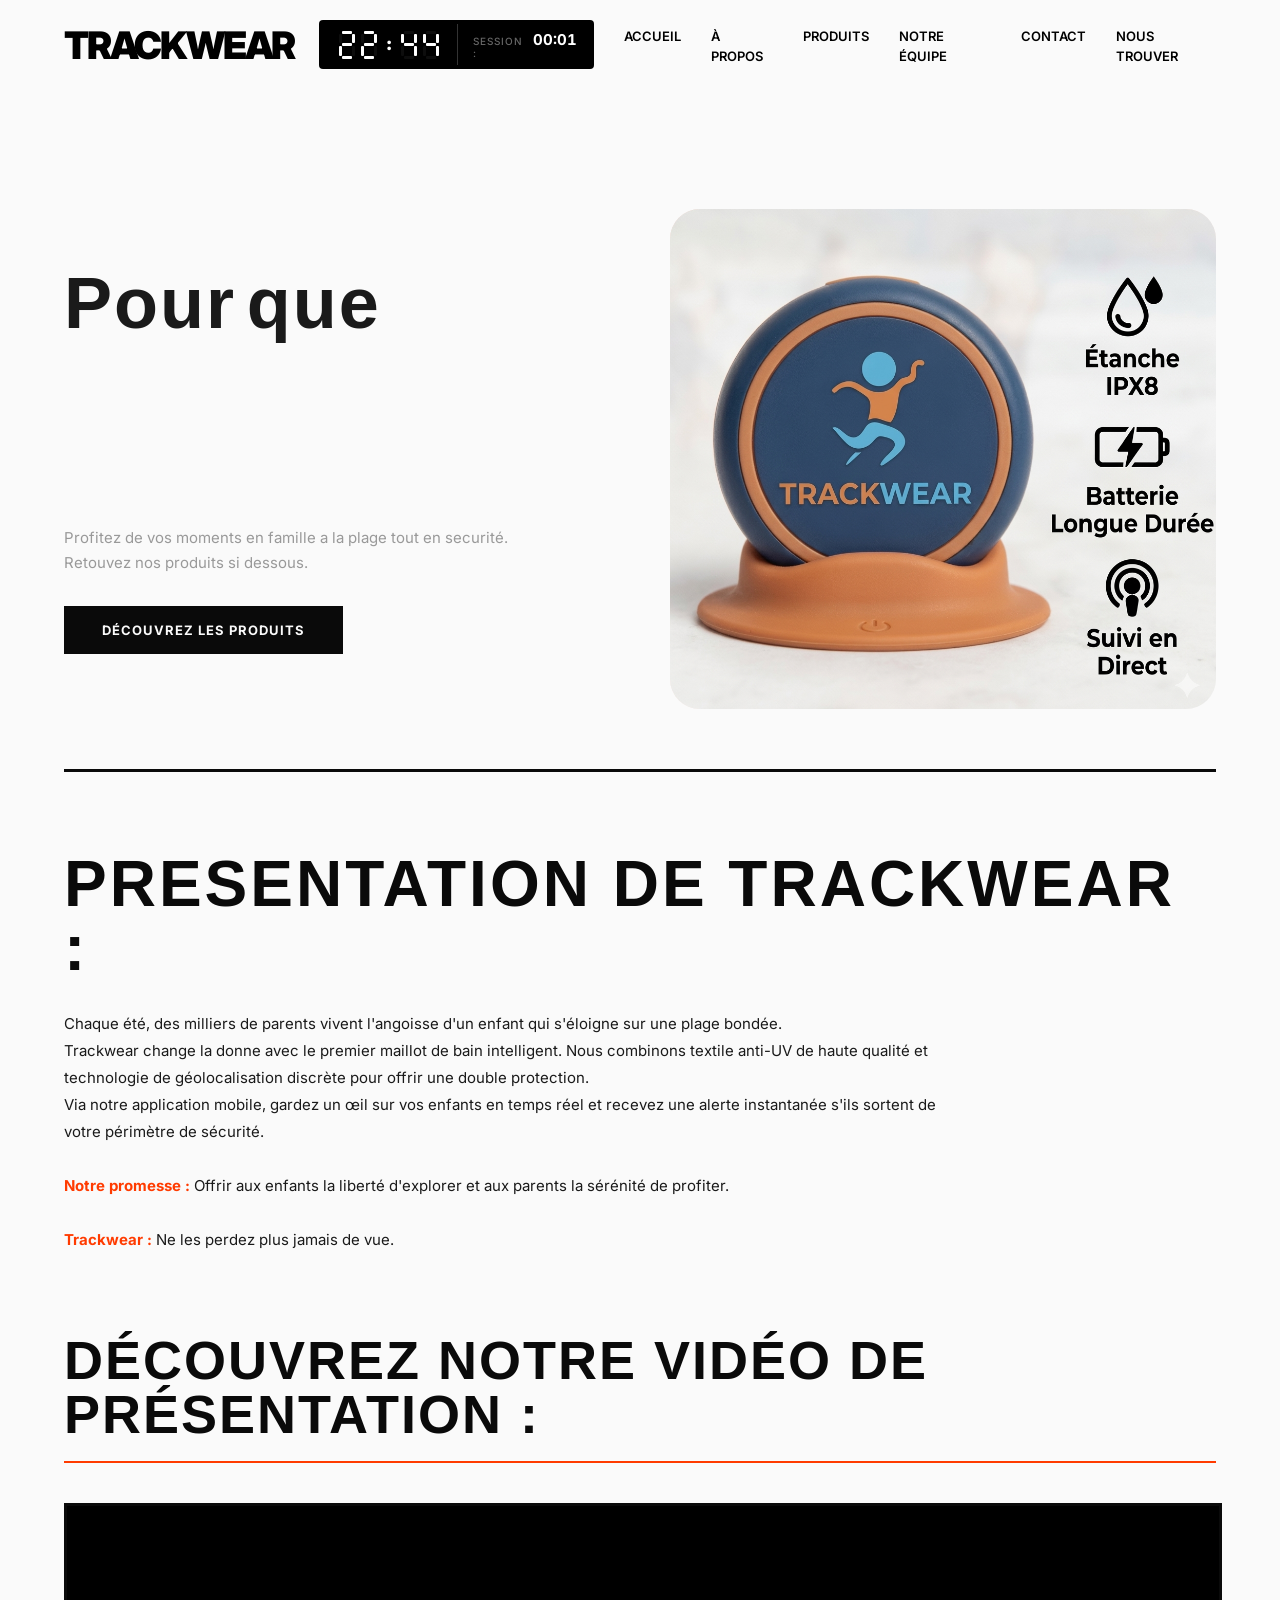
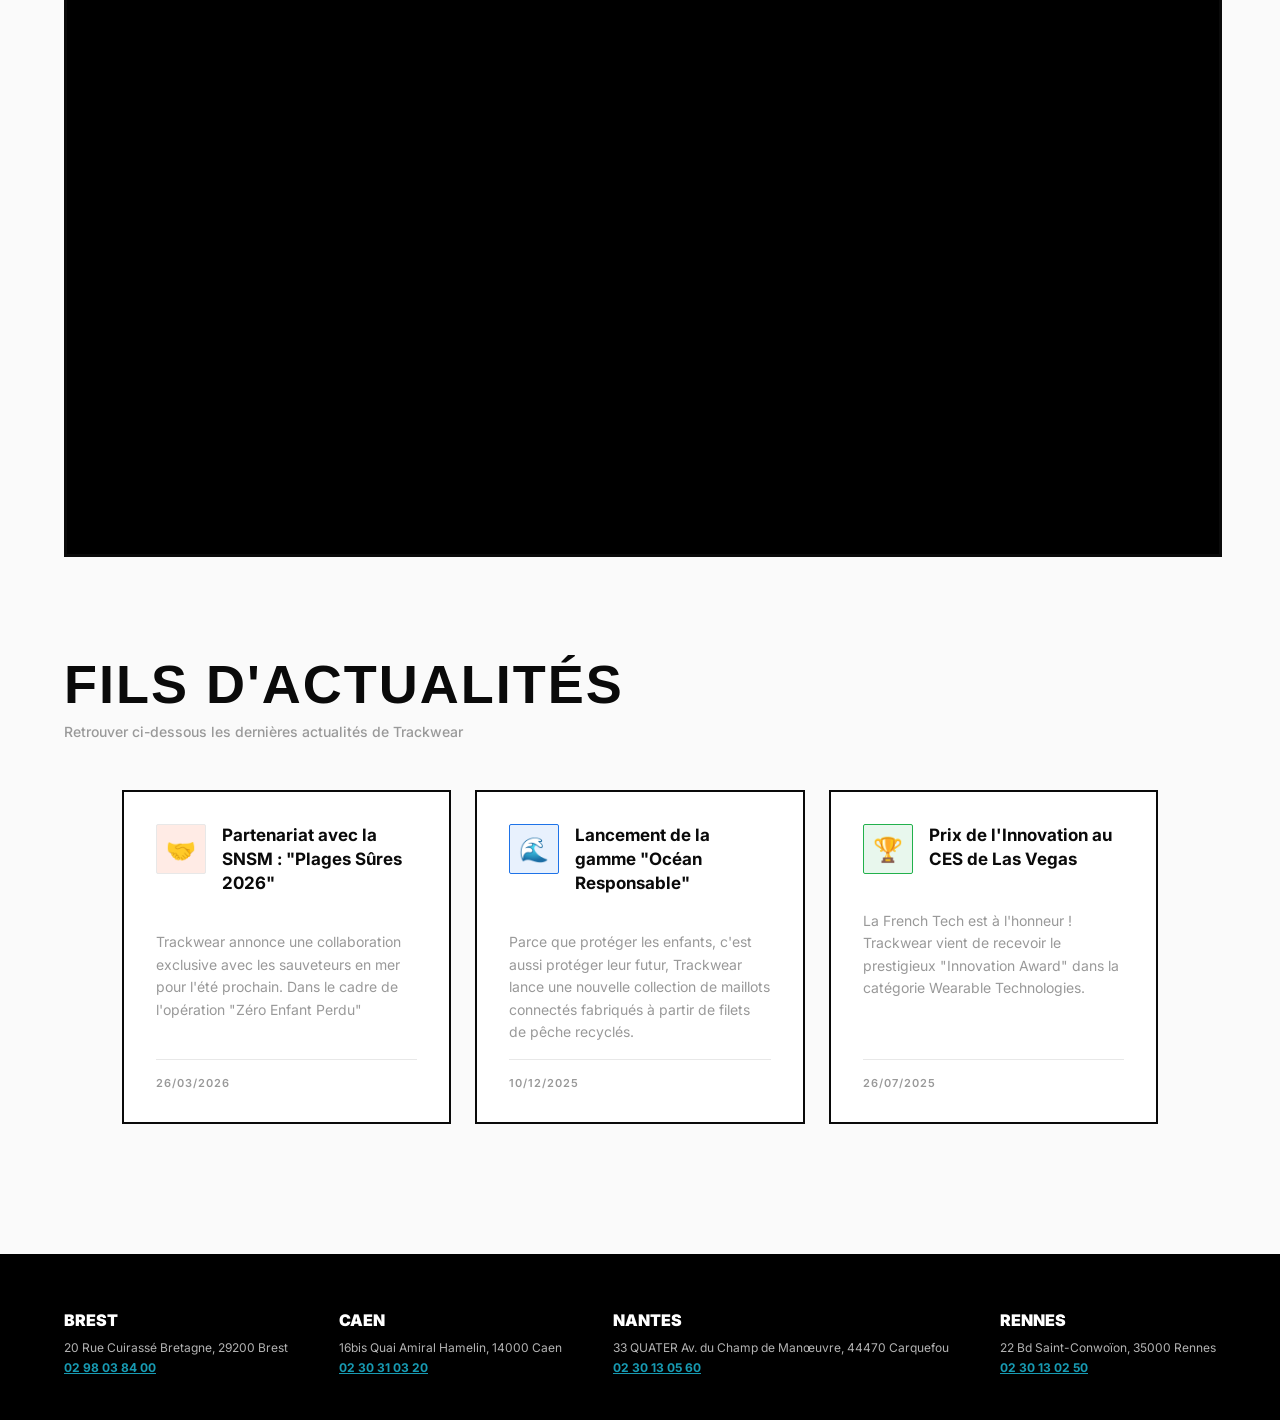
<file: index.html>
<!DOCTYPE html>
<html lang="fr">
<head>
    <meta charset="UTF-8">
    <meta name="viewport" content="width=device-width, initial-scale=1.0">
    <link rel="icon" type="image/x-icon" href= "assets/images/favicon.png">
    <link rel="stylesheet" href="global/styles.css">
    <link rel="stylesheet" href="acceuil.css">
    <script src="global/script.js" defer></script>
    <script src="acceuil.js" defer></script>
    <title>Accueil</title>
</head>
<body>
    <div id="loader-overlay">
        <div class="loader-bar"></div>
        <div id="loader-text">Chargement...</div>
    </div>
    <header>
        <nav>
            <div class="logo-container">
                <h1><a href="index.html">Trackwear</a></h1>
                <div class="time">
                    <div id="clock" class="clock">                   
                        <div id="hours-tens"></div>
                        <div id="hours-units"></div>
                        <div id="colon" class="colon">:</div>
                        <div id="minutes-tens"></div>
                        <div id="minutes-units"></div>
                    </div>
                    <div class="chrono-container">
                        <span id="label">Session :</span>
                        <span id="chrono">00:00</span>
                    </div>
                </div>
            </div>      
            <button class="hamburger" id="hamburger">&#9776;</button>
            <div class="links" id="nav-links">
                <li><a href="index.html">Accueil</a></li>                
                <li><a href="about/about.html">À propos</a></li>
                <li><a href="produits/produits.html">Produits</a></li>
                <li><a href="team/team.html" class="confirm-nav">Notre Équipe</a></li>
                <li><a href="contact/contact.html">Contact</a></li>
                <li><a href="location/location.html">Nous trouver</a></li>
            </div>
        </nav>
    </header>

    <section class="slogan-section">
        <div class="slogan-container">
            <div class="text-wrapper">
                <h4 id="slogan-animated" class="slogan-text"></h4>
                <p>Profitez de vos moments en famille a la plage tout en securité. <br>Retouvez nos produits si dessous.</p>
                <a href="produits/produits.html" class="nav-link cta-link">
                    <button>Découvrez les produits</button>
                </a>
            </div>
            <div class="image-wrapper">
                <img src="assets/images/tracker.png" alt="Tracker" class="slogan-image">
            </div>
        </div>
    </section>

    <section class="presentation-section">
        <div>
            <h1>Presentation   de   Trackwear :</h1>
            <p>Chaque été, des milliers de parents vivent l'angoisse d'un enfant qui s'éloigne sur une plage bondée.<br> Trackwear change la donne avec le premier maillot de bain intelligent. 
                Nous combinons textile anti-UV de haute qualité et technologie de géolocalisation discrète pour offrir une double protection. <br>Via notre application mobile, gardez un œil sur vos enfants en temps réel et recevez une alerte instantanée s'ils sortent de votre périmètre de sécurité. <br><br>
                <strong>Notre promesse :</strong> Offrir aux enfants la liberté d'explorer et aux parents la sérénité de profiter.<br><br>
                <strong>Trackwear :</strong> Ne les perdez plus jamais de vue.</p>
        </div>

        <div class="video-section">
            <h1>Découvrez notre vidéo de présentation :</h1>
            <div class="video-wrapper">
               <iframe width="560" height="315" src="https://www.youtube.com/embed/B3mwlhcOmFE?si=0mUKlO8l7tsW_55v" title="YouTube video player" ></iframe>
            </div>
        </div>
        <div class="actualite">
            <h1>Fils d'actualités</h1>
            <p>Retrouver ci-dessous les dernières actualités de Trackwear</p>
        </div>
        <div class="cards-container">
            <article class="news-card">
                <div class="card-header">
                    <span class="card-icon icon-orange">🤝</span>
                    <h3 class="card-title">Partenariat avec la SNSM : "Plages Sûres 2026"</h3>
                </div>
                <p class="card-text">Trackwear annonce une collaboration exclusive avec les sauveteurs en mer pour l'été prochain. Dans le cadre de l'opération "Zéro Enfant Perdu"</p>
                <time class="card-date" datetime="2026-03-26">26/03/2026</time>
            </article>
            <article class="news-card">
                <div class="card-header">
                    <span class="card-icon icon-blue">🌊</span>
                    <h3 class="card-title">Lancement de la gamme "Océan Responsable"</h3>
                </div>
                <p class="card-text">Parce que protéger les enfants, c'est aussi protéger leur futur, Trackwear lance une nouvelle collection de maillots connectés fabriqués à partir de filets de pêche recyclés.</p>
                <time class="card-date" datetime="2025-12-10">10/12/2025</time>
            </article>
            <article class="news-card">
                <div class="card-header">
                    <span class="card-icon icon-green">🏆</span>
                    <h3 class="card-title">Prix de l'Innovation au CES de Las Vegas</h3>
                </div>
                <p class="card-text">La French Tech est à l'honneur ! Trackwear vient de recevoir le prestigieux "Innovation Award" dans la catégorie Wearable Technologies.</p>
                <time class="card-date" datetime="2025-07-26">26/07/2025</time>
            </article>
        </div>
    </section>

    <footer>
        <div class="footer-content">
            <div class="campus">
                <h3>Brest</h3>
                <p>20 Rue Cuirassé Bretagne, 29200 Brest</p>
                <p class="phone-number">02 98 03 84 00</p>
            </div>
            <div class="campus">
                <h3>Caen</h3>
                <p>16bis Quai Amiral Hamelin, 14000 Caen</p>
                <p class="phone-number">02 30 31 03 20</p>
            </div>
            <div class="campus">
                <h3>Nantes</h3>
                <p>33 QUATER Av. du Champ de Manœuvre, 44470 Carquefou</p>
                <p class="phone-number">02 30 13 05 60</p>
            </div>
            <div class="campus">
                <h3>Rennes</h3>
                <p>22 Bd Saint-Conwoïon, 35000 Rennes</p>
                <p class="phone-number">02 30 13 02 50</p>
            </div>
        </div>
        <audio id="ringtone" src="assets/audio/alastor_sonnerie.mp3"></audio>
    </footer>
</body>
</html>
</file>
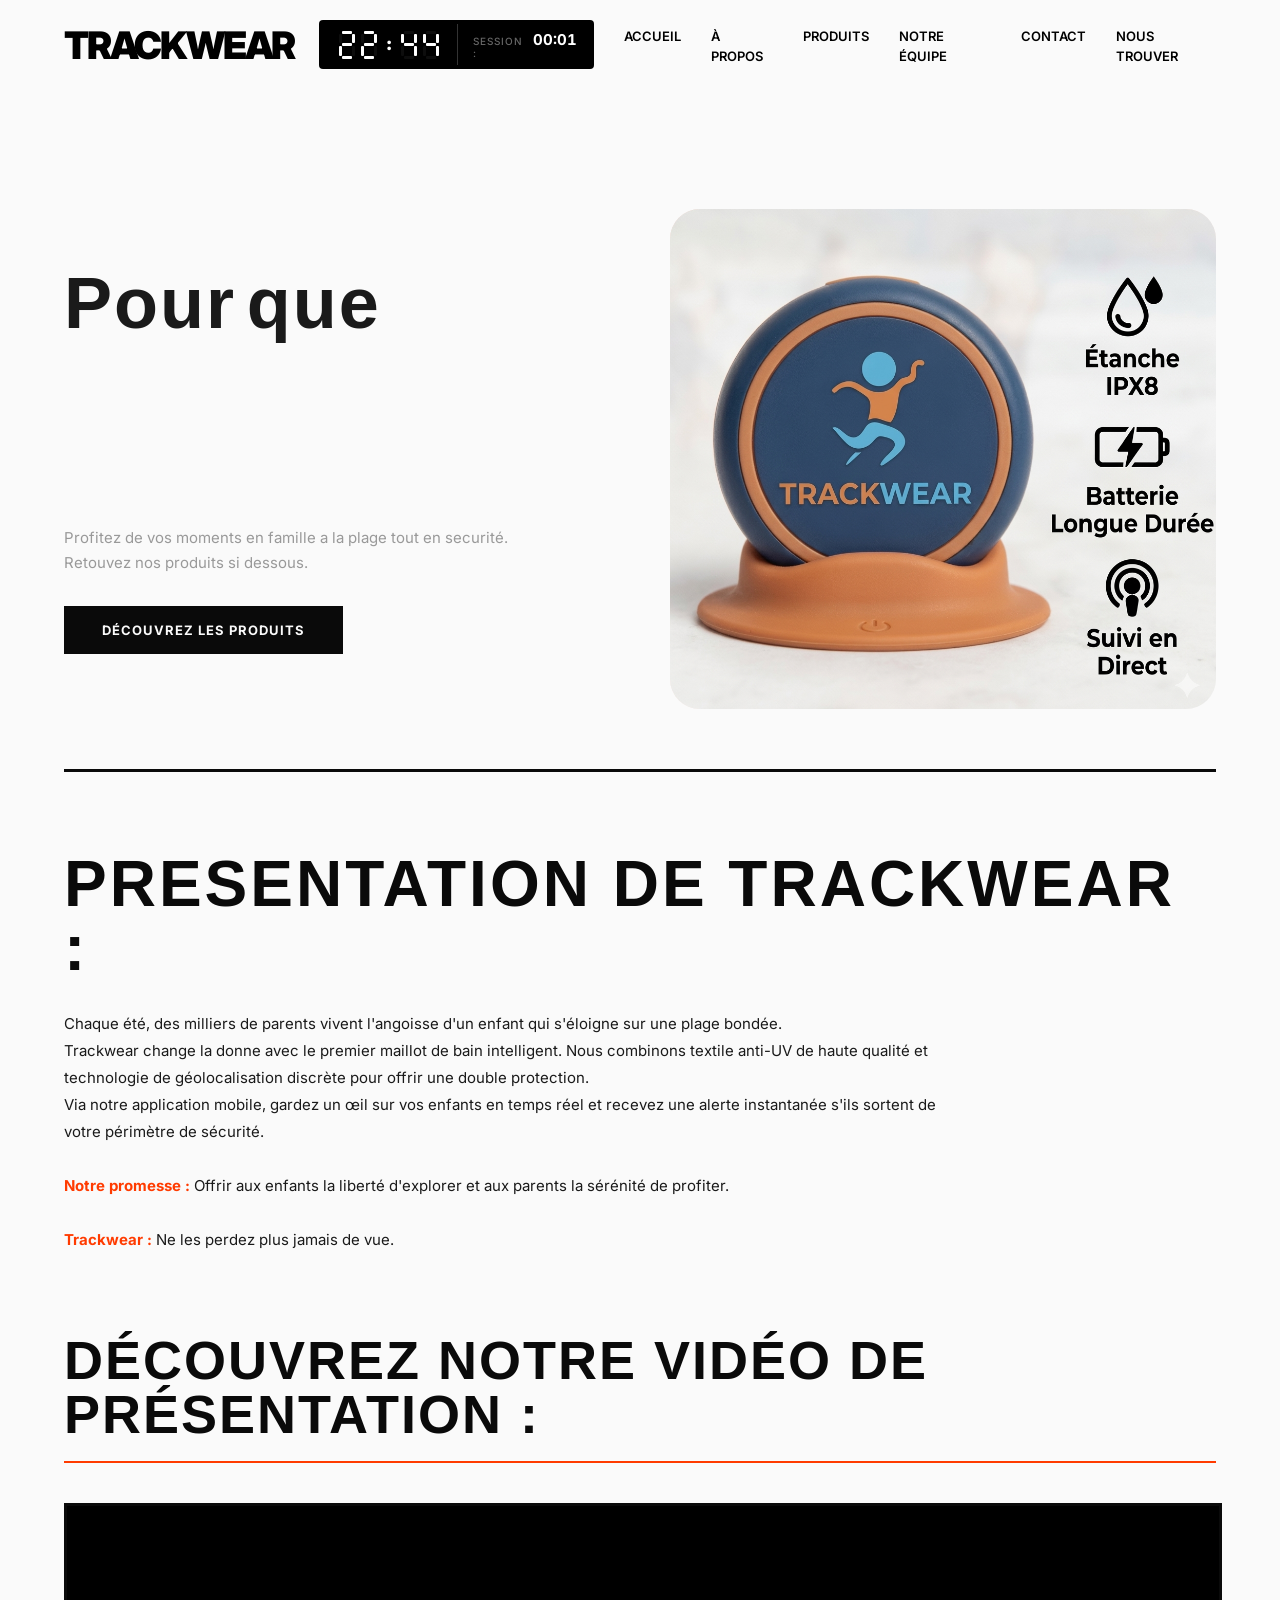
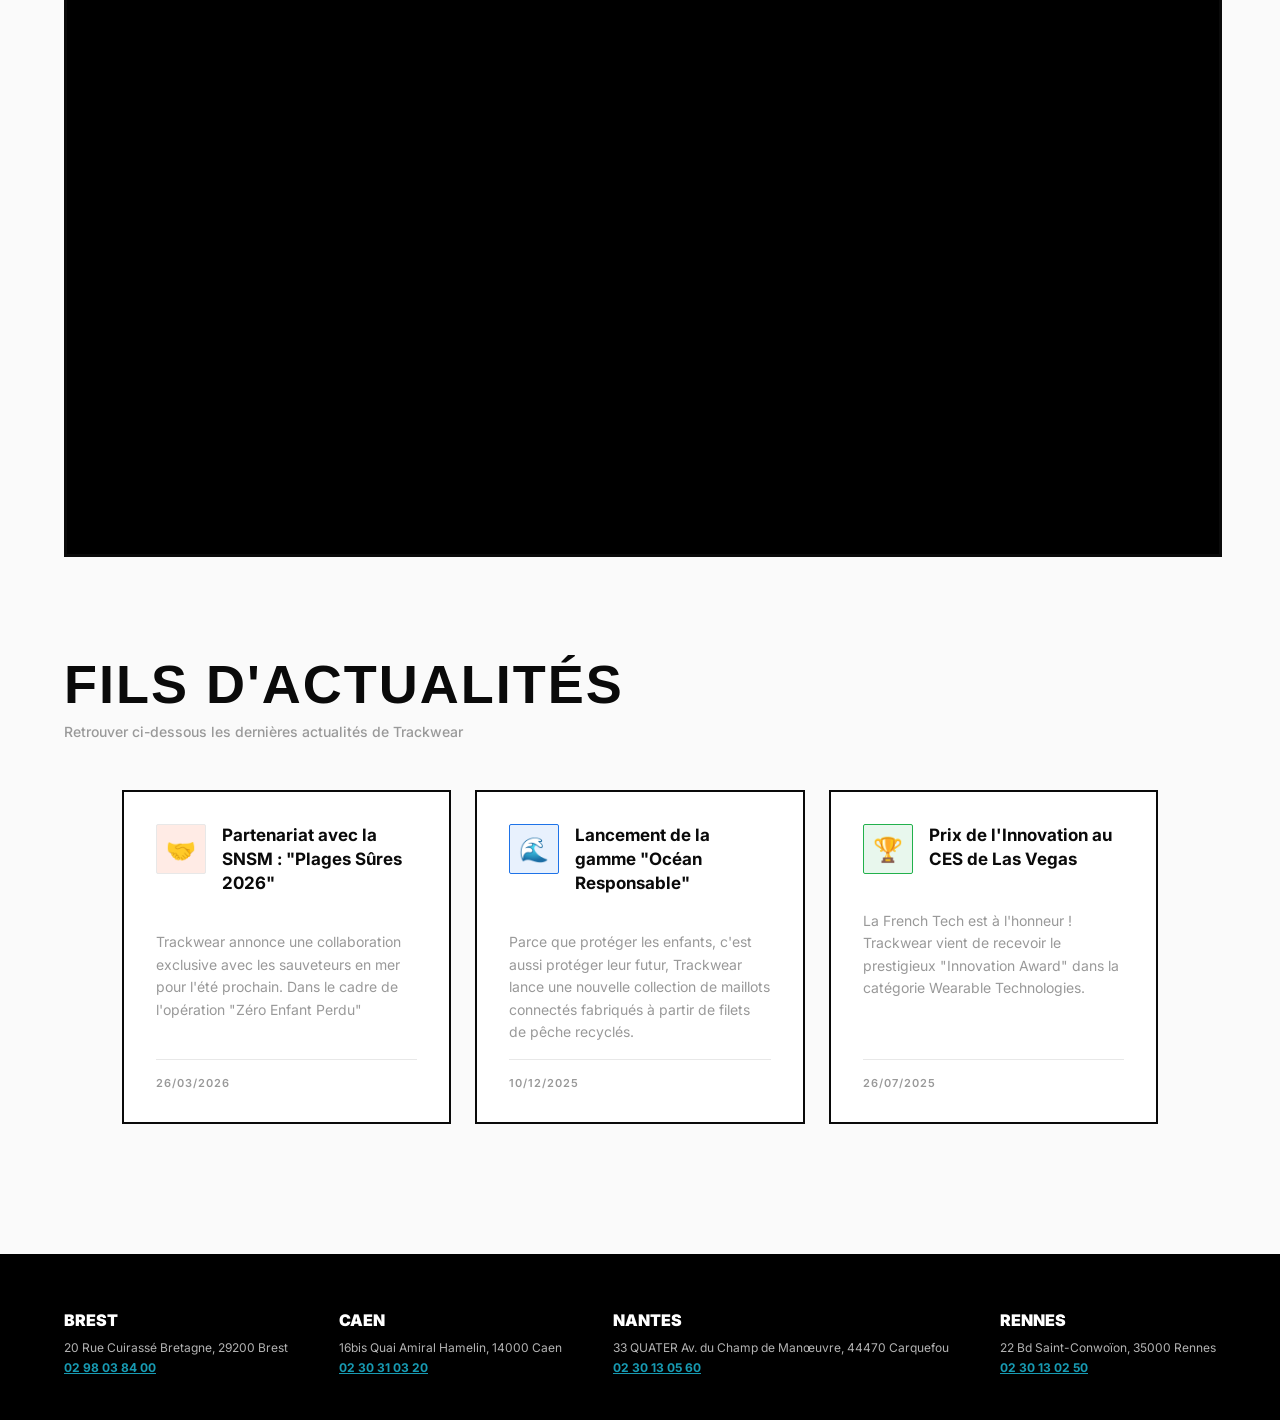
<file: index/index.html>
<!DOCTYPE html>
<html lang="fr">
<head>
    <meta charset="UTF-8">
    <meta name="viewport" content="width=device-width, initial-scale=1.0">
    <link rel="icon" type="image/x-icon" href="../assets/images/favicon.png">
    <link rel="stylesheet" href="styles.css">
    <link rel="stylesheet" href="acceuil.css">
    <script src="script.js" defer></script>
    <script src="acceuil.js" defer></script>
    <title>Accueil</title>
</head>
<body>
    <div id="loader-overlay">
        <div class="loader-bar"></div>
        <div id="loader-text">Chargement...</div>
    </div>
    <header>
        <nav>
            <div class="logo-container">
                <h1><a href="../index/index.html">Trackwear</a></h1>
                <div class="time">
                    <div id="clock" class="clock">                   
                        <div id="hours-tens"></div>
                        <div id="hours-units"></div>
                        <div id="colon" class="colon">:</div>
                        <div id="minutes-tens"></div>
                        <div id="minutes-units"></div>
                    </div>
                    <div class="chrono-container">
                        <span id="label">Session :</span>
                        <span id="chrono">00:00</span>
                    </div>
                </div>
            </div>
            <button class="hamburger" id="hamburger">&#9776;</button>
            <div class="links" id="nav-links">
                <li><a href="../index/index.html">Accueil</a></li>                
                <li><a href="../about/about.html">À propos</a></li>
                <li><a href="../produits/produits.html">Produits</a></li>
                <li><a href="../team/team.html" class="confirm-nav">Notre Équipe</a></li>
                <li><a href="../contact/contact.html">Contact</a></li>
                <li><a href="../location/location.html">Nous trouver</a></li>
            </div>
        </nav>
    </header>

    <section class="slogan-section">
        <div class="slogan-container">
            <div class="text-wrapper">
                <h4 id="slogan-animated" class="slogan-text"></h4>
                <p>Profitez de vos moments en famille a la plage tout en securité. <br>Retouvez nos produits si dessous.</p>
                <a href="../produits/produits.html" class="nav-link cta-link">
                    <button>Découvrez les produits</button>
                </a>
            </div>
            <div class="image-wrapper">
                <img src="../assets/images/tracker.png" alt="Tracker" class="slogan-image">
            </div>
        </div>
    </section>

    <section class="presentation-section">
        <div>
            <h1>Presentation   de   Trackwear :</h1>
            <p>Chaque été, des milliers de parents vivent l'angoisse d'un enfant qui s'éloigne sur une plage bondée.<br> Trackwear change la donne avec le premier maillot de bain intelligent. 
                Nous combinons textile anti-UV de haute qualité et technologie de géolocalisation discrète pour offrir une double protection. <br>Via notre application mobile, gardez un œil sur vos enfants en temps réel et recevez une alerte instantanée s'ils sortent de votre périmètre de sécurité. <br><br>
                <strong>Notre promesse :</strong> Offrir aux enfants la liberté d'explorer et aux parents la sérénité de profiter.<br><br>
                <strong>Trackwear :</strong> Ne les perdez plus jamais de vue.</p>
        </div>

        <div class="video-section">
            <h1>Découvrez notre vidéo de présentation :</h1>
            <div class="video-wrapper">
               <iframe width="560" height="315" src="https://www.youtube.com/embed/kBzwgoLdyms" title="YouTube video player" frameborder="0" allow="accelerometer; autoplay; clipboard-write; encrypted-media; gyroscope; picture-in-picture" allowfullscreen></iframe>
            </div>
        </div>
        <div class="actualite">
            <h1>Fils d'actualités</h1>
            <p>Retrouver ci-dessous les dernières actualités de Trackwear</p>
        </div>
        <div class="cards-container">
            <article class="news-card">
                <div class="card-header">
                    <span class="card-icon icon-orange">🤝</span>
                    <h3 class="card-title">Partenariat avec la SNSM : "Plages Sûres 2026"</h3>
                </div>
                <p class="card-text">Trackwear annonce une collaboration exclusive avec les sauveteurs en mer pour l'été prochain. Dans le cadre de l'opération "Zéro Enfant Perdu"</p>
                <time class="card-date" datetime="2026-03-26">26/03/2026</time>
            </article>
            <article class="news-card">
                <div class="card-header">
                    <span class="card-icon icon-blue">🌊</span>
                    <h3 class="card-title">Lancement de la gamme "Océan Responsable"</h3>
                </div>
                <p class="card-text">Parce que protéger les enfants, c'est aussi protéger leur futur, Trackwear lance une nouvelle collection de maillots connectés fabriqués à partir de filets de pêche recyclés.</p>
                <time class="card-date" datetime="2025-12-10">10/12/2025</time>
            </article>
            <article class="news-card">
                <div class="card-header">
                    <span class="card-icon icon-green">🏆</span>
                    <h3 class="card-title">Prix de l'Innovation au CES de Las Vegas</h3>
                </div>
                <p class="card-text">La French Tech est à l'honneur ! Trackwear vient de recevoir le prestigieux "Innovation Award" dans la catégorie Wearable Technologies.</p>
                <time class="card-date" datetime="2025-07-26">26/07/2025</time>
            </article>
        </div>
    </section>

    <footer>
        <div class="footer-content">
            <div class="campus">
                <h3>Brest</h3>
                <p>20 Rue Cuirassé Bretagne, 29200 Brest</p>
                <p class="phone-number">02 98 03 84 00</p>
            </div>
            <div class="campus">
                <h3>Caen</h3>
                <p>16bis Quai Amiral Hamelin, 14000 Caen</p>
                <p class="phone-number">02 30 31 03 20</p>
            </div>
            <div class="campus">
                <h3>Nantes</h3>
                <p>33 QUATER Av. du Champ de Manœuvre, 44470 Carquefou</p>
                <p class="phone-number">02 30 13 05 60</p>
            </div>
            <div class="campus">
                <h3>Rennes</h3>
                <p>22 Bd Saint-Conwoïon, 35000 Rennes</p>
                <p class="phone-number">02 30 13 02 50</p>
            </div>
        </div>
        <audio id="ringtone" src="../assets/audio/alastor_sonnerie.mp3"></audio>
    </footer>
</body>
</html>
</file>
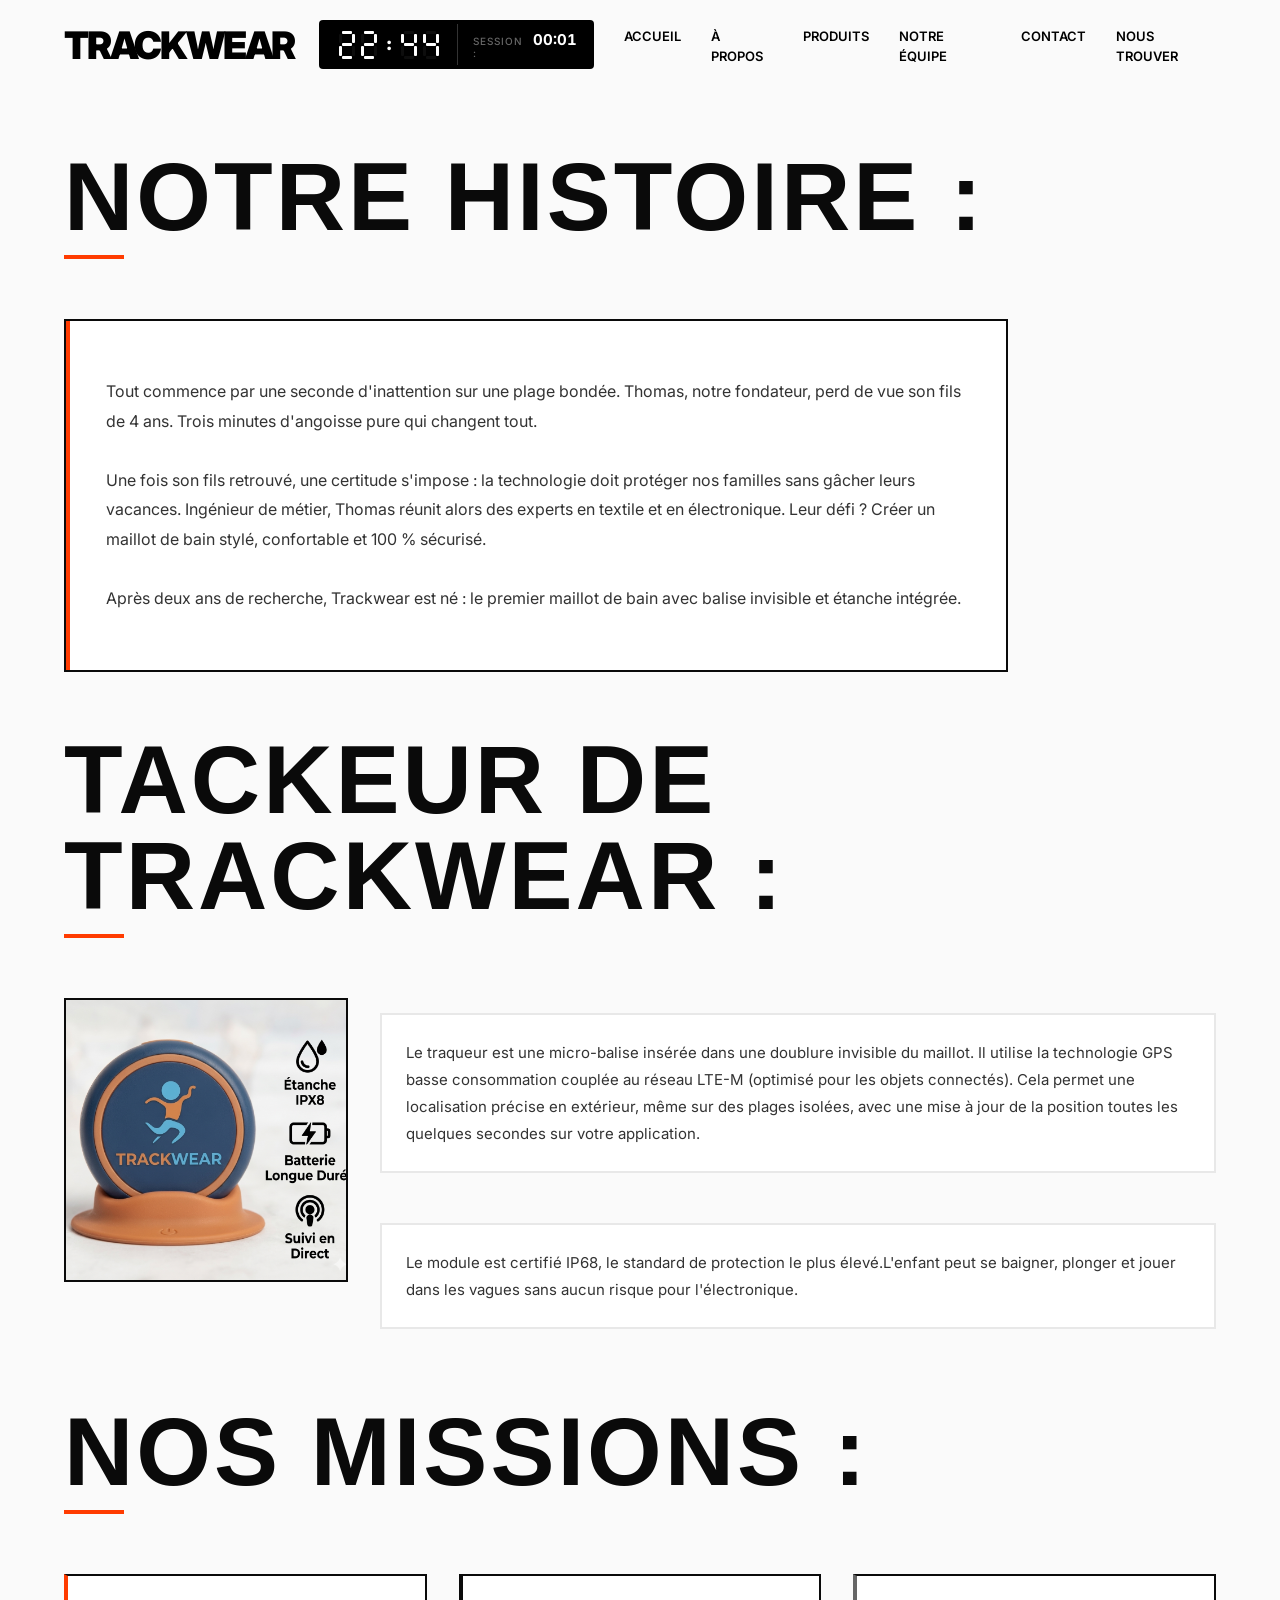
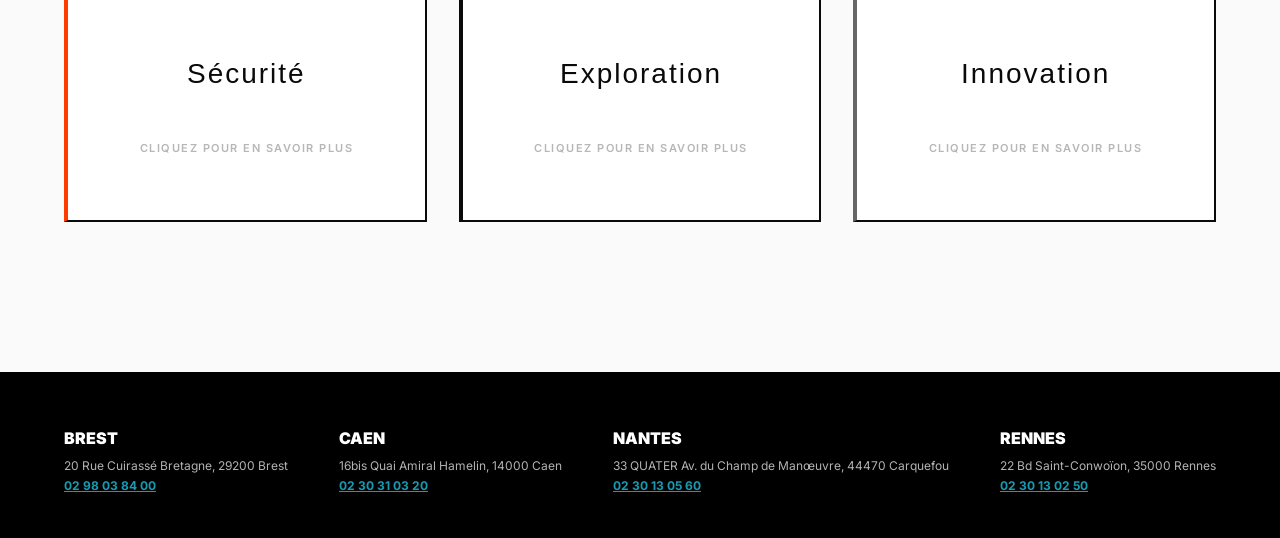
<file: about/about.html>
<!DOCTYPE html>
<html lang="fr">
<head>
    <meta charset="UTF-8">
    <meta name="viewport" content="width=device-width, initial-scale=1.0">
    <link rel="icon" type="image/x-icon" href="../assets/images/favicon.png">
    <link rel="stylesheet" href="../about/about.css">
    <link rel="stylesheet" href="../global/styles.css">
    <script src="../about/about.js" defer></script>
    <script src="../global/script.js" defer></script>
    <title>A propos</title>
</head>
<body>
    <div id="loader-overlay">
        <div class="loader-bar"></div>
        <div id="loader-text">Chargement...</div>
    </div>
    <header>
        <nav>
            <div class="logo-container">
                <h1><a href="../index.html">Trackwear</a></h1>
                <div class="time">
                    <div id="clock" class="clock">                   
                        <div id="hours-tens"></div>
                        <div id="hours-units"></div>
                        <div id="colon" class="colon">:</div>
                        <div id="minutes-tens"></div>
                        <div id="minutes-units"></div>
                    </div>
                    <div class="chrono-container">
                        <span id="label">Session :</span>
                        <span id="chrono">00:00</span>
                    </div>
                </div>
            </div>
            <button class="hamburger" id="hamburger">&#9776;</button>
            <div class="links" id="nav-links">
                <li><a href="../index.html">Accueil</a></li>                
                <li><a href="../about/about.html">À propos</a></li>
                <li><a href="../produits/produits.html">Produits</a></li>
                <li><a href="../team/team.html" class="confirm-nav">Notre Équipe</a></li>
                <li><a href="../contact/contact.html">Contact</a></li>
                <li><a href="../location/location.html">Nous trouver</a></li>
            </div>
        </nav>
    </header>
    <div id ="a_propos">
        <h1>Notre Histoire :</h1>
        <div class="rec-histoire"> 
            <p>Tout commence par une seconde d'inattention sur une plage bondée. Thomas, notre fondateur, perd de vue son fils de 4 ans. Trois minutes d'angoisse pure qui changent tout.

            Une fois son fils retrouvé, une certitude s'impose : la technologie doit protéger nos familles sans gâcher leurs vacances. Ingénieur de métier, Thomas réunit alors des experts en textile et en électronique. Leur défi ? Créer un maillot de bain stylé, confortable et 100 % sécurisé.

            Après deux ans de recherche, Trackwear est né : le premier maillot de bain avec balise invisible et étanche intégrée.</p>
        </div>
        <h1>Tackeur de Trackwear :</h1>
        <div class="ligne">
            <img id= "trackeur" src="../assets/images/tracker.png" alt="L'image présente un traceur GPS circulaire au design moderne et robuste, posé sur un support en silicone.">
            <div class="rec-trackeur">
                <p>Le traqueur est une micro-balise insérée dans une doublure invisible du maillot. Il utilise la technologie GPS basse consommation couplée au réseau LTE-M (optimisé pour les objets connectés). Cela permet une localisation précise en extérieur, même sur des plages isolées, avec une mise à jour de la position toutes les quelques secondes sur votre application.</p>
                <p>Le module est certifié IP68, le standard de protection le plus élevé.L'enfant peut se baigner, plonger et jouer dans les vagues sans aucun risque pour l'électronique.</p>
            </div>
        </div>

        <h1>Nos Missions :</h1>
        
        <div class="ligne">
            
            <div class="boite-animée" id="securite" onclick="ouvrirModale('modal-secu')">
                <p class="Missions">Sécurité</p>
                <p class="texte-cache">Cliquez pour en savoir plus</p>
            </div>

            <div id="modal-secu" class="modal">
                <div class="modal-content">
                    <span class="fermer" onclick="fermerModale('modal-secu')">&times;</span>
                    <h2>Sécurité & Smart-Fence</h2>
                    <p>Notre technologie Smart-Fence crée un périmètre de sécurité invisible. Recevez une alerte instantanée sur votre mobile dès que votre enfant s'éloigne.</p>
                </div>
            </div>

            <div class="boite-animée" id="Exploration" onclick="ouvrirModale('modal-exp')">
                <p class="Missions">Exploration</p>
                <p class="texte-cache">Cliquez pour en savoir plus</p>
            </div>
            <div id="modal-exp" class="modal">
                <div class="modal-content">
                    <span class="fermer" onclick="fermerModale('modal-exp')">&times;</span>
                    <h2>L'Aventure en Confiance</h2>
                    <p>Nous croyons que l'aventure forge le caractère. Nos maillots permettent aux enfants de découvrir le monde en toute autonomie, sous votre aile digitale.</p>
                </div>
            </div>

            <div class="boite-animée" id="Innovation" onclick="ouvrirModale('modal-innov')">
                <p class="Missions">Innovation</p>
                <p class="texte-cache">Cliquez pour en savoir plus</p>
            </div>
            <div id="modal-innov" class="modal">
                <div class="modal-content">
                    <span class="fermer" onclick="fermerModale('modal-innov')">&times;</span>
                    <h2>Haute Technologie</h2>
                    <p>Un concentré de tech dans un textile anti-UV ultra-confort. Nos traceurs sont 100% étanches, sans ondes nocives et rechargeables par simple induction.</p>
                </div>
            </div>
        </div>
    </div>

    <footer>
        <div class="footer-content">
            <div class="campus">
                <h3>Brest</h3>
                <p>20 Rue Cuirassé Bretagne, 29200 Brest</p>
                <p class="phone-number">02 98 03 84 00</p>
            </div>
            <div class="campus">
                <h3>Caen</h3>
                <p>16bis Quai Amiral Hamelin, 14000 Caen</p>
                <p class="phone-number">02 30 31 03 20</p>
            </div>
            <div class="campus">
                <h3>Nantes</h3>
                <p>33 QUATER Av. du Champ de Manœuvre, 44470 Carquefou</p>
                <p class="phone-number">02 30 13 05 60</p>
            </div>
            <div class="campus">
                <h3>Rennes</h3>
                <p>22 Bd Saint-Conwoïon, 35000 Rennes</p>
                <p class="phone-number">02 30 13 02 50</p>
            </div>
        </div>
        <audio id="ringtone" src="../assets/audio/alastor_sonnerie.mp3"></audio>
    </footer>
</body>
</html>
</file>
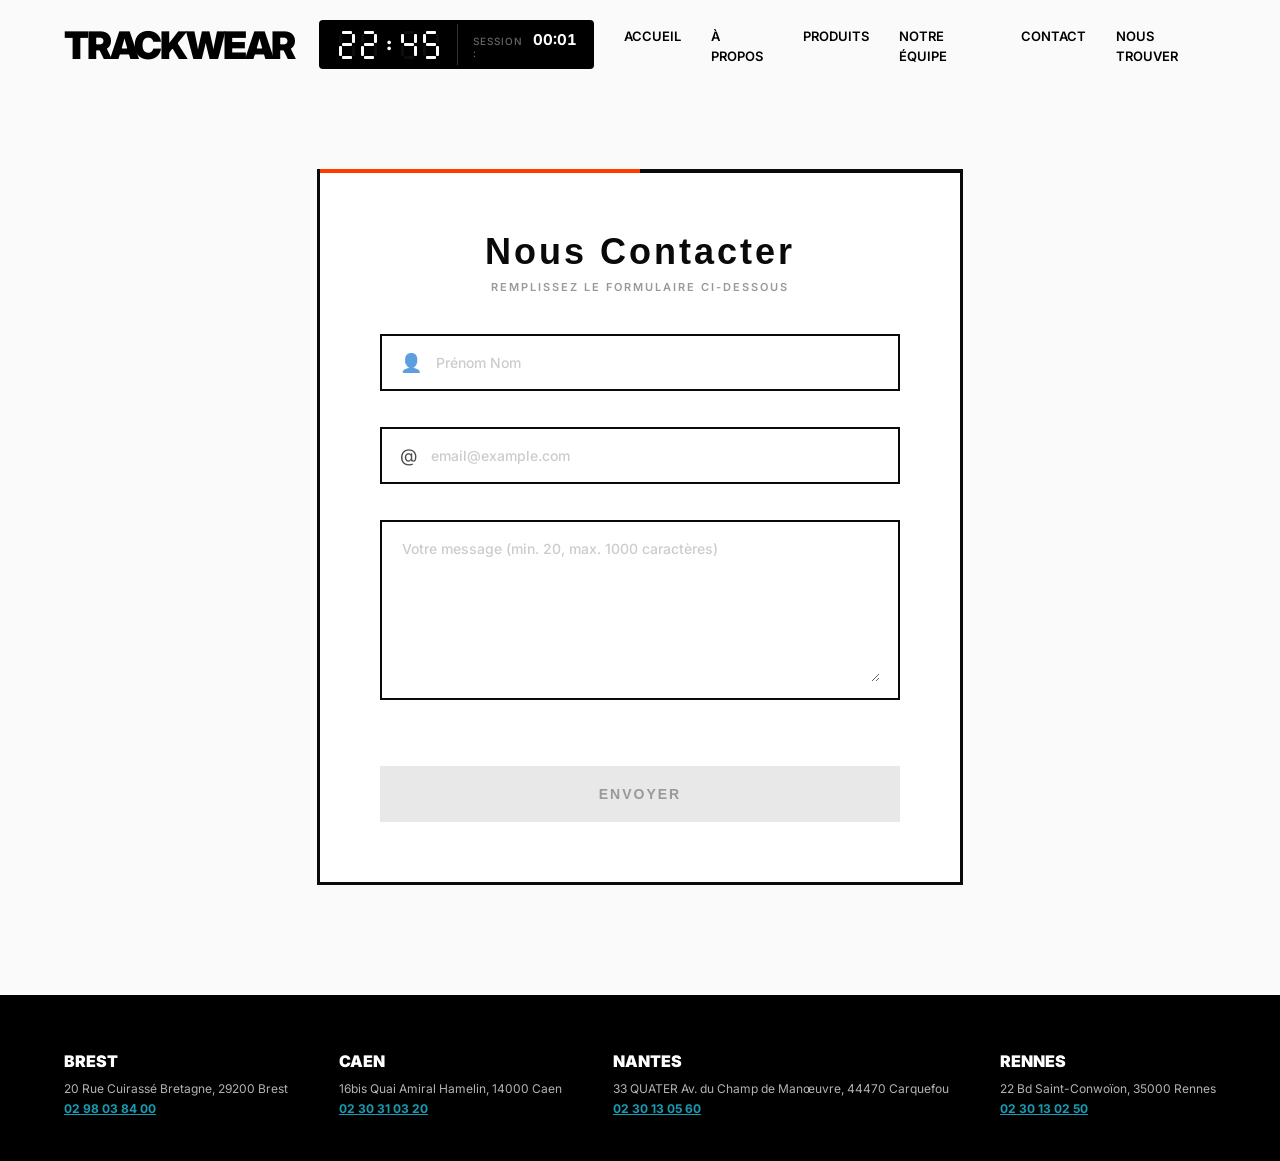
<file: contact/contact.html>
<!DOCTYPE html>
<html lang="fr">
<head>
    <meta charset="UTF-8">
    <meta name="viewport" content="width=device-width, initial-scale=1.0">
    <link rel="stylesheet" href="contact.css">
    <link rel="stylesheet" href="../global/styles.css">
    <script src="contact.js" defer></script>
    <script src="../global/script.js" defer></script>
    <title>Contact — Trackwear</title>
</head>
<body>
    <div id="loader-overlay">
        <div class="loader-bar"></div>
        <div id="loader-text">Chargement...</div>
    </div>

    <header>
        <nav>
            <div class="logo-container">
                <h1><a href="../index.html">Trackwear</a></h1>
                <div class="time">
                    <div id="clock" class="clock">                   
                        <div id="hours-tens"></div>
                        <div id="hours-units"></div>
                        <div id="colon" class="colon">:</div>
                        <div id="minutes-tens"></div>
                        <div id="minutes-units"></div>
                    </div>
                    <div class="chrono-container">
                        <span id="label">Session :</span>
                        <span id="chrono">00:00</span>
                    </div>
                </div>
            </div>
            <button class="hamburger" id="hamburger">&#9776;</button>
            <div class="links" id="nav-links">
                <li><a href="../index.html">Accueil</a></li>                
                <li><a href="../about/about.html">À propos</a></li>
                <li><a href="../produits/produits.html">Produits</a></li>
                <li><a href="../team/team.html" class="confirm-nav">Notre Équipe</a></li>
                <li><a href="../contact/contact.html">Contact</a></li>
                <li><a href="../location/location.html">Nous trouver</a></li>
            </div>
        </nav>
    </header>

    <section class="contact-section">
        <div class="form-wrapper">
            <h2>Nous Contacter</h2>
            <p class="subtitle">Remplissez le formulaire ci-dessous</p>

            <!-- Champ Nom -->
            <div class="input-group">
                <span class="input-icon">👤</span>
                <input type="text" id="nom" placeholder="Prénom Nom">
            </div>
            <p class="error-msg" id="error-nom"></p>

            <!-- Champ Email -->
            <div class="input-group">
                <span class="input-icon">@</span>
                <input type="text" id="email" placeholder="email@example.com">
            </div>
            <p class="error-msg" id="error-email"></p>

            <!-- Champ Message -->
            <div class="input-group textarea-group">
                <textarea id="message" placeholder="Votre message (min. 20, max. 1000 caractères)" maxlength="1000"></textarea>
            </div>
            <p class="error-msg" id="error-message"></p>

            <!-- Bouton Envoyer -->
            <button id="btn-envoyer" disabled>Envoyer</button>
        </div>
    </section>

    <!-- GAME OVERLAY -->
    <div id="game-overlay">
        <div id="game-box">
            <h2 id="game-title">🎮 Défi !</h2>
            <p id="game-instruction"></p>
            <div id="game-area"></div>
            <p id="game-result"></p>
        </div>
    </div>

    <footer>
        <div class="footer-content">
            <div class="campus">
                <h3>Brest</h3>
                <p>20 Rue Cuirassé Bretagne, 29200 Brest</p>
                <p class="phone-number">02 98 03 84 00</p>
            </div>
            <div class="campus">
                <h3>Caen</h3>
                <p>16bis Quai Amiral Hamelin, 14000 Caen</p>
                <p class="phone-number">02 30 31 03 20</p>
            </div>
            <div class="campus">
                <h3>Nantes</h3>
                <p>33 QUATER Av. du Champ de Manœuvre, 44470 Carquefou</p>
                <p class="phone-number">02 30 13 05 60</p>
            </div>
            <div class="campus">
                <h3>Rennes</h3>
                <p>22 Bd Saint-Conwoïon, 35000 Rennes</p>
                <p class="phone-number">02 30 13 02 50</p>
            </div>
        </div>
        <audio id="ringtone" src="../assets/audio/alastor_sonnerie.mp3"></audio>
    </footer>
</body>
</html>
</file>
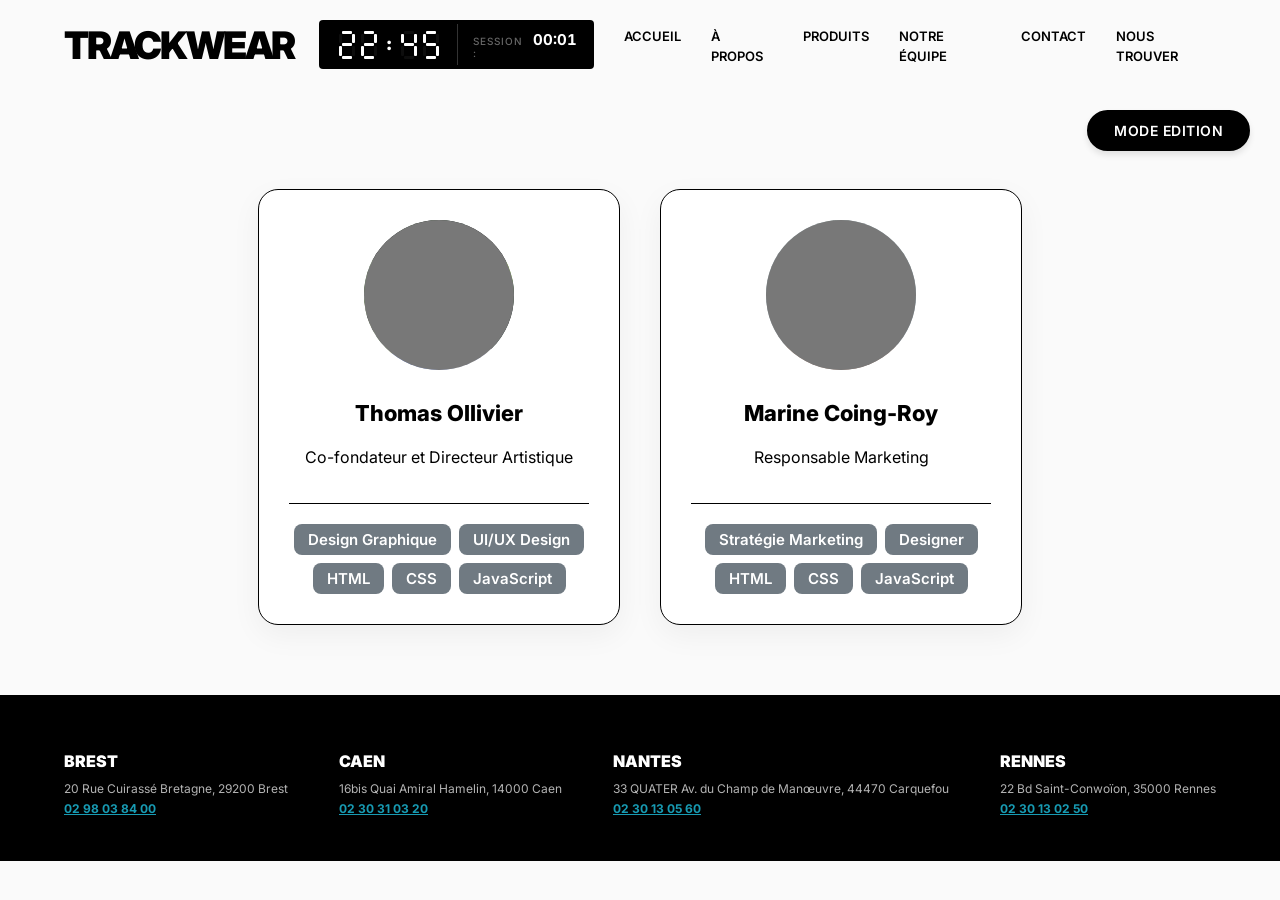
<file: team/team.html>
<!DOCTYPE html>
<html lang="fr">
<head>
    <meta charset="UTF-8">
    <meta name="viewport" content="width=device-width, initial-scale=1.0">
    <link rel="icon" type="image/x-icon" href="../assets/images/favicon.png">
    <link rel="stylesheet" href="../team/team.css">
    <link rel="stylesheet" href="../global/styles.css">
    <script src="../team/team.js" defer></script>
    <script src="../global/script.js" defer></script>
    <title>Notre Équipe</title>
</head>
<body>
    <div id="loader-overlay">
        <div class="loader-bar"></div>
        <div id="loader-text">Chargement...</div>
    </div>
    <header>
        <nav>
            <div class="logo-container">
                <h1><a href="../index.html">Trackwear</a></h1>
                <div class="time">
                    <div id="clock" class="clock">                   
                        <div id="hours-tens"></div>
                        <div id="hours-units"></div>
                        <div id="colon" class="colon">:</div>
                        <div id="minutes-tens"></div>
                        <div id="minutes-units"></div>
                    </div>
                    <div class="chrono-container">
                        <span id="label">Session :</span>
                        <span id="chrono">00:00</span>
                    </div>
                </div>
            </div>
            <button class="hamburger" id="hamburger">&#9776;</button>
            <div class="links" id="nav-links">
                <li><a href="../index.html">Accueil</a></li>                
                <li><a href="../about/about.html">À propos</a></li>
                <li><a href="../produits/produits.html">Produits</a></li>
                <li><a href="../team/team.html" class="confirm-nav">Notre Équipe</a></li>
                <li><a href="../contact/contact.html">Contact</a></li>
                <li><a href="../location/location.html">Nous trouver</a></li>
            </div>
        </nav>
    </header>

    <div class="edition">
        <button class="btn-edition">Mode Edition</button>
    </div>

    <section class="card-section">
        <div class="card">
            <button class="delete-btn">x</button>
            <div class="presentation">
                <div class="calque">
                    <img src="../assets/images/DSC01871.jpg" alt="Thomas">
                    <canvas></canvas>
                </div>
                <h2 class="member-name">Thomas Ollivier</h2>
                <p>Co-fondateur et Directeur Artistique</p>
            </div>
            <div class="skils">
                <span class="badge">Design Graphique</span>
                <span class="badge">UI/UX Design</span>
                <span class="badge">HTML</span>
                <span class="badge">CSS</span>
                <span class="badge">JavaScript</span>
            </div>
        </div>

        <div class="card">
            <button class="delete-btn">x</button>
            <div class="presentation">
                <div class="calque">
                    <img src="../assets/images/marine.jpg" alt="Marine">
                    <canvas></canvas>
                </div>
                <h2 class="member-name">Marine Coing-Roy</h2>
                <p>Responsable Marketing</p>
            </div>
            <div class="skils">
                <span class="badge">Stratégie Marketing</span>
                <span class="badge">Designer</span>
                <span class="badge">HTML</span>
                <span class="badge">CSS</span>
                <span class="badge">JavaScript</span>
            </div>
        </div>

        <div class="add">
            <span class="add-icone">+</span>
        </div>
    </section>

    <footer>
        <div class="footer-content">
            <div class="campus">
                <h3>Brest</h3>
                <p>20 Rue Cuirassé Bretagne, 29200 Brest</p>
                <p class="phone-number">02 98 03 84 00</p>
            </div>
            <div class="campus">
                <h3>Caen</h3>
                <p>16bis Quai Amiral Hamelin, 14000 Caen</p>
                <p class="phone-number">02 30 31 03 20</p>
            </div>
            <div class="campus">
                <h3>Nantes</h3>
                <p>33 QUATER Av. du Champ de Manœuvre, 44470 Carquefou</p>
                <p class="phone-number">02 30 13 05 60</p>
            </div>
            <div class="campus">
                <h3>Rennes</h3>
                <p>22 Bd Saint-Conwoïon, 35000 Rennes</p>
                <p class="phone-number">02 30 13 02 50</p>
            </div>
        </div>
        <audio id="ringtone" src="../assets/audio/alastor_sonnerie.mp3"></audio>
    </footer>
</body>
</html>
</file>
<file: global/styles.css>
/* Importation de la police d'écriture "Inter" depuis Google Fonts */
@import url('https://fonts.googleapis.com/css2?family=Inter:wght@400;500;900&display=swap');

/* Style de base pour tout le corps de la page */
body {
    margin: 0;
    font-family: 'Inter', sans-serif;
    background-color: #fafafa; /* Blanc cassé très léger */
}

/* --- LE LOADER (Écran de chargement) --- */

/* Fond du loader qui recouvre tout l'écran */
#loader-overlay {
    position: fixed;
    top: 0;
    left: 0;
    width: 100%;
    height: 100%;
    background: rgba(255, 255, 255, 0.9); /* Blanc transparent */
    display: none; /* Masqué par défaut, affiché par le JavaScript */
    flex-direction: column;
    justify-content: center;
    align-items: center;
    z-index: 9999; /* Toujours au-dessus du reste */
}

/* Conteneur gris de la barre de chargement */
.loader-bar {
    width: 150px;
    height: 4px;
    background-color: #eee;
    position: relative;
    overflow: hidden;
}

/* La petite barre noire qui bouge à l'intérieur */
.loader-bar::after {
    content: '';
    position: absolute;
    width: 60px;
    height: 100%;
    background-color: #000;
    animation: loading 1.5s infinite ease-in-out; /* Animation en boucle */
}

/* Mouvement de la barre : de gauche à droite */
@keyframes loading {
    0% { left: -60px; }
    100% { left: 150px; }
}

/* Texte "Chargement..." sous la barre */
#loader-text {
    margin-top: 15px;
    font-weight: 900;
    text-transform: uppercase;
    font-size: 12px;
    letter-spacing: 2px;
}

/* --- NAVIGATION (Barre de menu) --- */

nav {
    display: flex;
    justify-content: space-between;
    align-items: center;
    padding: 20px 5%;
}

/* Regroupe le logo et le bloc heure/chrono */
.logo-container {
    display: flex;
    flex-direction: row; 
    align-items: center;
    gap: 25px; 
}

/* Style du nom de la marque "Trackwear" */
h1 {
    margin: 0;
    font-weight: 900;
    font-size: 38px; 
    line-height: 1;
    letter-spacing: -2.2px;
    text-transform: uppercase;
}

h1 a {
    text-decoration: none;
    color: #000;
}

/* --- BOITIER NOIR (Heure + Chrono) --- */

.time {
    display: flex;
    flex-direction: row;
    align-items: center;
    background: #000; /* Fond noir */
    border-radius: 4px;
    padding: 4px 12px;
}

/* Style commun pour l'horloge et le chrono */
.clock, .chrono-container {
    display: flex;
    align-items: center;
    color: #fff;
    padding: 6px 5px;
}

/* Configuration des chiffres de l'horloge (7 segments) */
.clock > div {
    position: relative;
    width: 16px;
    height: 28px;
    margin: 0 3px;
}

/* Style des petites barres qui forment les chiffres */
.segment {
    position: absolute;
    background: #fff;
    border-radius: 1px;
}

/* Positions précises de chaque segment pour former un "8" */
.segment0 { left: 3px; top: 0; width: 10px; height: 3px; }   /* Haut */
.segment1 { left: 0; top: 3px; width: 3px; height: 9px; }   /* Haut-Gauche */
.segment2 { left: 13px; top: 3px; width: 3px; height: 9px; }  /* Haut-Droite */
.segment3 { left: 3px; top: 12px; width: 10px; height: 3px; } /* Milieu */
.segment4 { left: 0; top: 15px; width: 3px; height: 10px; }  /* Bas-Gauche */
.segment5 { left: 13px; top: 15px; width: 3px; height: 10px; } /* Bas-Droite */
.segment6 { left: 3px; top: 25px; width: 10px; height: 3px; }  /* Bas */

/* Les deux points ":" de l'horloge */
.clock > .colon {
    font-size: 18px;
    font-weight: 900;
    width: 12px;
    text-align: center;
    line-height: 25px;
}

/* État d'un segment éteint (presque invisible) */
.off { opacity: 0.05; }

/* Bloc du chronomètre */
.chrono-container {
    border-left: 1px solid rgba(255, 255, 255, 0.2); /* Petite barre de séparation */
    margin-left: 10px;
    padding-left: 15px;
    display: flex;
    align-items: baseline;
}

/* Texte "SESSION" en petit et gris */
#label {
    color: #fff;
    opacity: 0.4;
    font-size: 10px;
    font-weight: 500;
    text-transform: uppercase;
    margin-right: 8px;
    letter-spacing: 1px;
}

/* Chiffres du chrono */
#chrono {
    font-weight: 700;
    font-size: 15px;
    font-variant-numeric: tabular-nums; /* Évite que les chiffres bougent */
    min-width: 45px;
    text-align: right;
}

.hamburger {
    display: none;
    font-size: 28px;
    background: none;
    border: none;
    cursor: pointer;
    color: #000;
    padding: 10px;
}

/* --- LIENS DU MENU --- */

.links { display: flex; list-style: none; margin: 0; }
.links li { margin-left: 30px; }
.links a {
    text-decoration: none;
    color: #000;
    font-weight: 600;
    text-transform: uppercase;
    font-size: 13px;
    position: relative;
    padding-bottom: 5px;
}

/* Barre de soulignement qui apparaît au survol */
.links a::after {
    content: '';
    position: absolute;
    width: 0;
    height: 2px;
    bottom: 0; left: 0;
    background-color: #000;
    transition: width 0.3s ease;
}
.links a:hover::after { width: 100%; }

.nav-active {
    background-color: #ffcc00 !important; /* Jaune par exemple, ou la couleur de ton choix */
    color: black !important;
    border-radius: 5px;
    transition: background-color 0.3s ease;
}

/* --- FOOTER (Pied de page) --- */

footer {
    background-color: #000;
    color: #fff;
    padding: 40px 5%;
    margin-top: 50px;
}

.footer-content {
    display: flex;
    justify-content: space-between;
    flex-wrap: wrap; /* Permet de revenir à la ligne sur mobile */
    gap: 20px;
}

.campus h3 {
    text-transform: uppercase;
    font-weight: 900;
    font-size: 16px;
    margin-bottom: 10px;
}

.campus p {
    font-size: 12px;
    opacity: 0.7; /* Texte légèrement grisé */
    margin: 5px 0;
}

/* Style spécial pour les numéros de téléphone */
.phone-number {
    cursor: pointer;
    font-weight: 700;
    color: #2df; /* Couleur bleue cyan */
    text-decoration: underline;
}

/* =========================================
   RESPONSIVE DESIGN (Global - Header & Footer)
========================================= */

/* --- TABLETTES (Largeur max: 1024px) --- */
@media screen and (max-width: 1024px) {
    /* On passe la barre de navigation sur deux lignes : Logo en haut, Liens en bas */
    nav {
        flex-direction: column;
        gap: 25px;
        padding: 20px 2%;
    }
    
    .links {
        flex-wrap: wrap; /* Autorise les liens à passer à la ligne */
        justify-content: center;
        padding: 0;
    }
    
    /* On réduit l'espace entre les liens (initialement à 30px) */
    .links li {
        margin: 10px 15px; 
    }
}

/* --- SMARTPHONES (Largeur max: 768px) --- */
@media screen and (max-width: 768px) {
    
    /* 1. HEADER : Sépare le titre Trackwear du boitier chronomètre */
    .logo-container {
        flex-direction: column;
        gap: 15px;
    }
    
    h1 {
        font-size: 32px; /* Réduit un peu la taille du titre */
    }

    /* 2. MENU : Empile les liens verticalement pour le tactile */
    .hamburger {
        display: block;
        position: absolute;
        top: 20px;
        right: 20px;
        z-index: 1100; /* Au-dessus du menu ouvert */
    }

    .links {
        display: none;
        flex-direction: column;
        justify-content: center;
        align-items: center;
        gap: 30px;
        width: 100%;
        height: 100vh;         /* Toute la hauteur de l'écran */
        background-color: #fff;
        position: fixed;       /* Fixé, même si on a scrollé */
        top: 0;
        left: 0;
        z-index: 1000;
    }

    .links.show {
        display: flex;
    }

    .links li {
        margin: 0;
        width: auto;           /* Largeur naturelle du mot */
        text-align: center;
    }

    .links a {
        display: inline-block; /* Le soulignement suit la taille du mot */
        padding: 10px;
        font-size: 22px;
    }

    /* 3. FOOTER : Empile les campus et ajoute un séparateur */
    .footer-content {
        flex-direction: column;
        align-items: center;
        text-align: center;
        gap: 30px;
    }

    .campus {
        width: 100%;
        border-bottom: 1px solid rgba(255, 255, 255, 0.2); /* Ligne gris clair */
        padding-bottom: 15px;
    }

    .campus:last-child {
        border-bottom: none; /* Retire la ligne sous le dernier campus */
    }
}

/* --- TRÈS PETITS ÉCRANS (Largeur max: 480px) --- */
@media screen and (max-width: 480px) {
    h1 {
        font-size: 26px; /* Titre encore un peu plus petit */
    }

    /* On réorganise le boîtier noir de l'horloge/chrono pour qu'il ne dépasse pas de l'écran */
    .time {
        flex-direction: column;
        padding: 10px;
        gap: 8px;
    }

    .chrono-container {
        border-left: none; /* Enlève la barre verticale de séparation */
        border-top: 1px solid rgba(255, 255, 255, 0.2); /* Remplace par une barre horizontale */
        margin-left: 0;
        padding-left: 0;
        padding-top: 10px;
        width: 100%;
        justify-content: center;
    }
}
</file>
<file: acceuil.css>
/* ===== HERO SLOGAN ===== */
.slogan-section {
    padding: 60px 5% 0;
    background: #fafafa;
}

.slogan-container {
    max-width: 1400px;
    margin: 0 auto;
    display: grid;
    grid-template-columns: 1fr 1fr;
    gap: 60px;
    align-items: center;
    padding: 60px 0;
    border-bottom: 3px solid #0a0a0a;
}

.text-wrapper {
    display: flex;
    flex-direction: column;
    justify-content: flex-start;
}

.slogan-text {
    font-family: 'Bebas Neue', sans-serif;
    font-size: clamp(38px, 6vw, 72px);
    letter-spacing: 2px;
    color: #1a1a1a;
    line-height: 1.1;
    margin: 0 0 30px 0;
    min-height: 3.2em;
}

.slogan-text .word {
    display: inline-block;
    margin-right: 0.15em;
    opacity: 0;
    transform: translateY(20px);
    transition: all 0.6s cubic-bezier(0.16, 1, 0.3, 1);
}

.slogan-text .word.visible {
    opacity: 1;
    transform: translateY(0);
}

.text-wrapper > p {
    font-family: 'Inter', sans-serif;
    font-size: 15px;
    line-height: 1.7;
    color: #999;
    margin: 0 0 30px 0;
    max-width: 480px;
}

.text-wrapper button {
    align-self: flex-start;
    padding: 14px 36px;
    background: #0a0a0a;
    color: #fafafa;
    border: 2px solid #0a0a0a;
    font-family: 'Inter', sans-serif;
    font-size: 13px;
    font-weight: 700;
    letter-spacing: 1px;
    text-transform: uppercase;
    cursor: pointer;
    transition: all 0.3s ease;
    position: relative;
    overflow: hidden;
}

.text-wrapper button::before {
    content: '';
    position: absolute;
    inset: 0;
    background: #ff3b00;
    transform: scaleX(0);
    transform-origin: left;
    transition: transform 0.3s ease;
    z-index: -1;
}

.text-wrapper button:hover {
    color: #fafafa;
    border-color: #ff3b00;
}

.text-wrapper button:hover::before {
    transform: scaleX(1);
}

/* Image Section */
.image-wrapper {
    position: relative;
    height: 500px;
    display: flex;
    align-items: center;
    justify-content: center;
    overflow: hidden;
    border-radius: 30px;
}

.slogan-image {
    width: 100%;
    height: 100%;
    object-fit: cover;
    transition: transform 0.8s cubic-bezier(0.16, 1, 0.3, 1), filter 0.6s ease;
    filter: brightness(1);
}

.slogan-image:hover {
    transform: scale(2);
    filter: brightness(1.1);
}

.image-wrapper::before {
    content: '';
    position: absolute;
    inset: 0;
    background: linear-gradient(135deg, rgba(255, 59, 0, 0.15) 0%, transparent 100%);
    pointer-events: none;
}

/* ===== PRESENTATION SECTION ===== */
.presentation-section {
    background: #fafafa;
    padding: 80px 5%;
}

.presentation-section > div:first-child {
    max-width: 1200px;
    margin: 0 auto 80px;
}

.presentation-section h1 {
    font-family: 'Bebas Neue', sans-serif;
    font-size: clamp(42px, 6vw, 64px);
    letter-spacing: 3px;
    color: #0a0a0a;
    margin: 0 0 30px 0;
    line-height: 1;
}

.presentation-section > div:first-child > p {
    font-family: 'Inter', sans-serif;
    font-size: 15px;
    line-height: 1.8;
    color: #1a1a1a;
    max-width: 900px;
}

.presentation-section strong {
    font-weight: 700;
    color: #ff3b00;
}

/* ===== VIDEO SECTION ===== */
.video-section {
    max-width: 1200px;
    margin: 0 auto 100px;
}

.video-section h1 {
    font-family: 'Bebas Neue', sans-serif;
    font-size: clamp(32px, 5vw, 54px);
    letter-spacing: 2px;
    color: #0a0a0a;
    margin-bottom: 40px;
    border-bottom: 2px solid #ff3b00;
    padding-bottom: 20px;
}

.video-wrapper {
    position: relative;
    width: 100%;
    padding-bottom: 56.25%;
    height: 0;
    overflow: hidden;
    border: 3px solid #0a0a0a;
    background: #000;
    animation: fadeIn 0.8s ease 0.2s both;
}

.video-wrapper iframe {
    position: absolute;
    top: 0;
    left: 0;
    width: 100%;
    height: 100%;
    border: none;
}

/* ===== ACTUALITÉS SECTION ===== */
.actualite {
    max-width: 1200px;
    margin: 0 auto 50px;
}

.actualite h1 {
    font-family: 'Bebas Neue', sans-serif;
    font-size: clamp(32px, 5vw, 54px);
    letter-spacing: 2px;
    color: #0a0a0a;
    margin: 0;
}

.actualite p {
    font-family: 'Inter', sans-serif;
    font-size: 14px;
    color: #999;
    margin: 12px 0 0 0;
    font-weight: 500;
}

/* Cards Container */
.cards-container {
    display: grid;
    grid-template-columns: repeat(auto-fit, minmax(320px, 1fr));
    gap: 24px;
    max-width: 1200px;
    margin: 50px auto 0;
    padding: 0 5%;
}

/* News Card */
.news-card {
    background: #ffffff;
    border: 2px solid #0a0a0a;
    padding: 32px;
    display: flex;
    flex-direction: column;
    justify-content: space-between;
    transition: all 0.35s cubic-bezier(0.16, 1, 0.3, 1);
    position: relative;
    overflow: hidden;
}

.news-card::before {
    content: '';
    position: absolute;
    top: 0;
    left: -100%;
    width: 100%;
    height: 3px;
    background: #ff3b00;
    transition: left 0.35s ease;
}

.news-card:hover {
    border-color: #ff3b00;
    box-shadow: -8px 8px 0 rgba(10, 10, 10, 0.1);
    transform: translateY(-6px);
}

.news-card:hover::before {
    left: 0;
}

.card-header {
    display: flex;
    gap: 16px;
    margin-bottom: 20px;
    align-items: flex-start;
}

.card-icon {
    flex-shrink: 0;
    width: 48px;
    height: 48px;
    display: flex;
    align-items: center;
    justify-content: center;
    font-size: 24px;
    border-radius: 2px;
    background: rgba(255, 59, 0, 0.1);
    border: 1px solid #e8e8e8;
}

.icon-blue {
    background: rgba(30, 115, 232, 0.1);
    border-color: #1e73e8;
}

.icon-green {
    background: rgba(34, 177, 76, 0.1);
    border-color: #22b14c;
}

.icon-orange {
    background: rgba(255, 59, 0, 0.1);
}

.card-title {
    font-family: 'Inter', sans-serif;
    font-size: 17px;
    font-weight: 700;
    color: #0a0a0a;
    line-height: 1.4;
    margin: 0;
}

.card-text {
    font-family: 'Inter', sans-serif;
    font-size: 14px;
    line-height: 1.6;
    color: #999;
    margin: 16px 0 0 0;
    flex-grow: 1;
}

.card-date {
    font-family: 'Inter', sans-serif;
    font-size: 11px;
    font-weight: 600;
    letter-spacing: 1px;
    color: #999;
    text-transform: uppercase;
    margin-top: 16px;
    padding-top: 16px;
    border-top: 1px solid #e8e8e8;
}

/* ===== ANIMATIONS ===== */
@keyframes fadeIn {
    from {
        opacity: 0;
        transform: translateY(20px);
    }
    to {
        opacity: 1;
        transform: translateY(0);
    }
}

@keyframes shakeAndSlide {
    0% {
        transform: translateX(0);
        opacity: 1;
    }
    30% {
        transform: translateX(50px);
    }
    60% {
        transform: translateX(-50px);
    }
    100% {
        transform: translateX(0);
        opacity: 0;
    }
}

.animate-move {
    animation: shakeAndSlide 1.2s cubic-bezier(0.16, 1, 0.3, 1) forwards;
}

/* ===== RESPONSIVE DESIGN ===== */

@media (max-width: 1024px) {
    .slogan-container {
        grid-template-columns: 1fr;
        gap: 40px;
        padding: 40px 0;
    }

    .image-wrapper {
        height: 350px;
    }

    .slogan-text {
        font-size: clamp(28px, 5vw, 48px);
    }

    .cards-container {
        grid-template-columns: repeat(2, 1fr);
    }
}

@media (max-width: 768px) {
    .slogan-section {
        padding: 40px 5% 0;
    }

    .slogan-container {
        padding: 30px 0;
        border-bottom: 2px solid #0a0a0a;
    }

    .slogan-text {
        font-size: clamp(24px, 5vw, 36px);
        margin-bottom: 20px;
    }

    .text-wrapper > p {
        font-size: 14px;
        margin-bottom: 20px;
    }

    .text-wrapper button {
        padding: 12px 28px;
        font-size: 12px;
    }

    .image-wrapper {
        height: 280px;
    }

    .slogan-image:hover {
        transform: scale(1.02) rotate(0deg);
    }

    .presentation-section {
        padding: 50px 5%;
    }

    .presentation-section > div:first-child {
        margin-bottom: 50px;
    }

    .presentation-section h1 {
        font-size: clamp(28px, 5vw, 42px);
    }

    .presentation-section > div:first-child > p {
        font-size: 14px;
    }

    .video-section h1,
    .actualite h1 {
        font-size: clamp(24px, 5vw, 36px);
    }

    .cards-container {
        grid-template-columns: 1fr;
        gap: 20px;
    }

    .news-card {
        padding: 24px;
    }
}

@media (max-width: 480px) {
    .presentation-section {
        padding: 30px 5%;
    }

    .slogan-text {
        font-size: 20px;
    }

    .presentation-section h1,
    .video-section h1,
    .actualite h1 {
        font-size: 22px;
    }

    .presentation-section > div:first-child > p,
    .text-wrapper > p {
        font-size: 13px;
    }

    .card-title {
        font-size: 15px;
    }

    .card-text {
        font-size: 13px;
    }

    .news-card:hover {
        box-shadow: none;
        transform: none;
    }
}
</file>
<file: index/styles.css>
/* Importation de la police d'écriture "Inter" depuis Google Fonts */
@import url('https://fonts.googleapis.com/css2?family=Inter:wght@400;500;900&display=swap');

/* Style de base pour tout le corps de la page */
body {
    margin: 0;
    font-family: 'Inter', sans-serif;
    background-color: #fafafa; /* Blanc cassé très léger */
}

/* --- LE LOADER (Écran de chargement) --- */

/* Fond du loader qui recouvre tout l'écran */
#loader-overlay {
    position: fixed;
    top: 0;
    left: 0;
    width: 100%;
    height: 100%;
    background: rgba(255, 255, 255, 0.9); /* Blanc transparent */
    display: none; /* Masqué par défaut, affiché par le JavaScript */
    flex-direction: column;
    justify-content: center;
    align-items: center;
    z-index: 9999; /* Toujours au-dessus du reste */
}

/* Conteneur gris de la barre de chargement */
.loader-bar {
    width: 150px;
    height: 4px;
    background-color: #eee;
    position: relative;
    overflow: hidden;
}

/* La petite barre noire qui bouge à l'intérieur */
.loader-bar::after {
    content: '';
    position: absolute;
    width: 60px;
    height: 100%;
    background-color: #000;
    animation: loading 1.5s infinite ease-in-out; /* Animation en boucle */
}

/* Mouvement de la barre : de gauche à droite */
@keyframes loading {
    0% { left: -60px; }
    100% { left: 150px; }
}

/* Texte "Chargement..." sous la barre */
#loader-text {
    margin-top: 15px;
    font-weight: 900;
    text-transform: uppercase;
    font-size: 12px;
    letter-spacing: 2px;
}

/* --- NAVIGATION (Barre de menu) --- */

nav {
    display: flex;
    justify-content: space-between;
    align-items: center;
    padding: 20px 5%;
}

/* Regroupe le logo et le bloc heure/chrono */
.logo-container {
    display: flex;
    flex-direction: row; 
    align-items: center;
    gap: 25px; 
}

/* Style du nom de la marque "Trackwear" */
h1 {
    margin: 0;
    font-weight: 900;
    font-size: 38px; 
    line-height: 1;
    letter-spacing: -2.2px;
    text-transform: uppercase;
}

h1 a {
    text-decoration: none;
    color: #000;
}

/* --- BOITIER NOIR (Heure + Chrono) --- */

.time {
    display: flex;
    flex-direction: row;
    align-items: center;
    background: #000; /* Fond noir */
    border-radius: 4px;
    padding: 4px 12px;
}

/* Style commun pour l'horloge et le chrono */
.clock, .chrono-container {
    display: flex;
    align-items: center;
    color: #fff;
    padding: 6px 5px;
}

/* Configuration des chiffres de l'horloge (7 segments) */
.clock > div {
    position: relative;
    width: 16px;
    height: 28px;
    margin: 0 3px;
}

/* Style des petites barres qui forment les chiffres */
.segment {
    position: absolute;
    background: #fff;
    border-radius: 1px;
}

/* Positions précises de chaque segment pour former un "8" */
.segment0 { left: 3px; top: 0; width: 10px; height: 3px; }   /* Haut */
.segment1 { left: 0; top: 3px; width: 3px; height: 9px; }   /* Haut-Gauche */
.segment2 { left: 13px; top: 3px; width: 3px; height: 9px; }  /* Haut-Droite */
.segment3 { left: 3px; top: 12px; width: 10px; height: 3px; } /* Milieu */
.segment4 { left: 0; top: 15px; width: 3px; height: 10px; }  /* Bas-Gauche */
.segment5 { left: 13px; top: 15px; width: 3px; height: 10px; } /* Bas-Droite */
.segment6 { left: 3px; top: 25px; width: 10px; height: 3px; }  /* Bas */

/* Les deux points ":" de l'horloge */
.clock > .colon {
    font-size: 18px;
    font-weight: 900;
    width: 12px;
    text-align: center;
    line-height: 25px;
}

/* État d'un segment éteint (presque invisible) */
.off { opacity: 0.05; }

/* Bloc du chronomètre */
.chrono-container {
    border-left: 1px solid rgba(255, 255, 255, 0.2); /* Petite barre de séparation */
    margin-left: 10px;
    padding-left: 15px;
    display: flex;
    align-items: baseline;
}

/* Texte "SESSION" en petit et gris */
#label {
    color: #fff;
    opacity: 0.4;
    font-size: 10px;
    font-weight: 500;
    text-transform: uppercase;
    margin-right: 8px;
    letter-spacing: 1px;
}

/* Chiffres du chrono */
#chrono {
    font-weight: 700;
    font-size: 15px;
    font-variant-numeric: tabular-nums; /* Évite que les chiffres bougent */
    min-width: 45px;
    text-align: right;
}

.hamburger {
    display: none;
    font-size: 28px;
    background: none;
    border: none;
    cursor: pointer;
    color: #000;
    padding: 10px;
}

/* --- LIENS DU MENU --- */

.links { display: flex; list-style: none; margin: 0; }
.links li { margin-left: 30px; }
.links a {
    text-decoration: none;
    color: #000;
    font-weight: 600;
    text-transform: uppercase;
    font-size: 13px;
    position: relative;
    padding-bottom: 5px;
}

/* Barre de soulignement qui apparaît au survol */
.links a::after {
    content: '';
    position: absolute;
    width: 0;
    height: 2px;
    bottom: 0; left: 0;
    background-color: #000;
    transition: width 0.3s ease;
}
.links a:hover::after { width: 100%; }

.nav-active {
    background-color: #ffcc00 !important; /* Jaune par exemple, ou la couleur de ton choix */
    color: black !important;
    border-radius: 5px;
    transition: background-color 0.3s ease;
}

/* --- FOOTER (Pied de page) --- */

footer {
    background-color: #000;
    color: #fff;
    padding: 40px 5%;
    margin-top: 50px;
}

.footer-content {
    display: flex;
    justify-content: space-between;
    flex-wrap: wrap; /* Permet de revenir à la ligne sur mobile */
    gap: 20px;
}

.campus h3 {
    text-transform: uppercase;
    font-weight: 900;
    font-size: 16px;
    margin-bottom: 10px;
}

.campus p {
    font-size: 12px;
    opacity: 0.7; /* Texte légèrement grisé */
    margin: 5px 0;
}

/* Style spécial pour les numéros de téléphone */
.phone-number {
    cursor: pointer;
    font-weight: 700;
    color: #2df; /* Couleur bleue cyan */
    text-decoration: underline;
}

/* =========================================
   RESPONSIVE DESIGN (Global - Header & Footer)
========================================= */

/* --- TABLETTES (Largeur max: 1024px) --- */
@media screen and (max-width: 1024px) {
    /* On passe la barre de navigation sur deux lignes : Logo en haut, Liens en bas */
    nav {
        flex-direction: column;
        gap: 25px;
        padding: 20px 2%;
    }
    
    .links {
        flex-wrap: wrap; /* Autorise les liens à passer à la ligne */
        justify-content: center;
        padding: 0;
    }
    
    /* On réduit l'espace entre les liens (initialement à 30px) */
    .links li {
        margin: 10px 15px; 
    }
}

/* --- SMARTPHONES (Largeur max: 768px) --- */
@media screen and (max-width: 768px) {
    
    /* 1. HEADER : Sépare le titre Trackwear du boitier chronomètre */
    .logo-container {
        flex-direction: column;
        gap: 15px;
    }
    
    h1 {
        font-size: 32px; /* Réduit un peu la taille du titre */
    }

    /* 2. MENU : Empile les liens verticalement pour le tactile */
    .hamburger {
        display: block;
        position: absolute;
        top: 20px;
        right: 20px;
        z-index: 1100; /* Au-dessus du menu ouvert */
    }

    .links {
        display: none;
        flex-direction: column;
        justify-content: center;
        align-items: center;
        gap: 30px;
        width: 100%;
        height: 100vh;         /* Toute la hauteur de l'écran */
        background-color: #fff;
        position: fixed;       /* Fixé, même si on a scrollé */
        top: 0;
        left: 0;
        z-index: 1000;
    }

    .links.show {
        display: flex;
    }

    .links li {
        margin: 0;
        width: auto;           /* Largeur naturelle du mot */
        text-align: center;
    }

    .links a {
        display: inline-block; /* Le soulignement suit la taille du mot */
        padding: 10px;
        font-size: 22px;
    }

    /* 3. FOOTER : Empile les campus et ajoute un séparateur */
    .footer-content {
        flex-direction: column;
        align-items: center;
        text-align: center;
        gap: 30px;
    }

    .campus {
        width: 100%;
        border-bottom: 1px solid rgba(255, 255, 255, 0.2); /* Ligne gris clair */
        padding-bottom: 15px;
    }

    .campus:last-child {
        border-bottom: none; /* Retire la ligne sous le dernier campus */
    }
}

/* --- TRÈS PETITS ÉCRANS (Largeur max: 480px) --- */
@media screen and (max-width: 480px) {
    h1 {
        font-size: 26px; /* Titre encore un peu plus petit */
    }

    /* On réorganise le boîtier noir de l'horloge/chrono pour qu'il ne dépasse pas de l'écran */
    .time {
        flex-direction: column;
        padding: 10px;
        gap: 8px;
    }

    .chrono-container {
        border-left: none; /* Enlève la barre verticale de séparation */
        border-top: 1px solid rgba(255, 255, 255, 0.2); /* Remplace par une barre horizontale */
        margin-left: 0;
        padding-left: 0;
        padding-top: 10px;
        width: 100%;
        justify-content: center;
    }
}
</file>
<file: index/acceuil.css>
/* ===== HERO SLOGAN ===== */
.slogan-section {
    padding: 60px 5% 0;
    background: #fafafa;
}

.slogan-container {
    max-width: 1400px;
    margin: 0 auto;
    display: grid;
    grid-template-columns: 1fr 1fr;
    gap: 60px;
    align-items: center;
    padding: 60px 0;
    border-bottom: 3px solid #0a0a0a;
}

.text-wrapper {
    display: flex;
    flex-direction: column;
    justify-content: flex-start;
}

.slogan-text {
    font-family: 'Bebas Neue', sans-serif;
    font-size: clamp(38px, 6vw, 72px);
    letter-spacing: 2px;
    color: #1a1a1a;
    line-height: 1.1;
    margin: 0 0 30px 0;
    min-height: 3.2em;
}

.slogan-text .word {
    display: inline-block;
    margin-right: 0.15em;
    opacity: 0;
    transform: translateY(20px);
    transition: all 0.6s cubic-bezier(0.16, 1, 0.3, 1);
}

.slogan-text .word.visible {
    opacity: 1;
    transform: translateY(0);
}

.text-wrapper > p {
    font-family: 'Inter', sans-serif;
    font-size: 15px;
    line-height: 1.7;
    color: #999;
    margin: 0 0 30px 0;
    max-width: 480px;
}

.text-wrapper button {
    align-self: flex-start;
    padding: 14px 36px;
    background: #0a0a0a;
    color: #fafafa;
    border: 2px solid #0a0a0a;
    font-family: 'Inter', sans-serif;
    font-size: 13px;
    font-weight: 700;
    letter-spacing: 1px;
    text-transform: uppercase;
    cursor: pointer;
    transition: all 0.3s ease;
    position: relative;
    overflow: hidden;
}

.text-wrapper button::before {
    content: '';
    position: absolute;
    inset: 0;
    background: #ff3b00;
    transform: scaleX(0);
    transform-origin: left;
    transition: transform 0.3s ease;
    z-index: -1;
}

.text-wrapper button:hover {
    color: #fafafa;
    border-color: #ff3b00;
}

.text-wrapper button:hover::before {
    transform: scaleX(1);
}

/* Image Section */
.image-wrapper {
    position: relative;
    height: 500px;
    display: flex;
    align-items: center;
    justify-content: center;
    overflow: hidden;
    border-radius: 30px;
}

.slogan-image {
    width: 100%;
    height: 100%;
    object-fit: cover;
    transition: transform 0.8s cubic-bezier(0.16, 1, 0.3, 1), filter 0.6s ease;
    filter: brightness(1);
}

.slogan-image:hover {
    transform: scale(2);
    filter: brightness(1.1);
}

.image-wrapper::before {
    content: '';
    position: absolute;
    inset: 0;
    background: linear-gradient(135deg, rgba(255, 59, 0, 0.15) 0%, transparent 100%);
    pointer-events: none;
}

/* ===== PRESENTATION SECTION ===== */
.presentation-section {
    background: #fafafa;
    padding: 80px 5%;
}

.presentation-section > div:first-child {
    max-width: 1200px;
    margin: 0 auto 80px;
}

.presentation-section h1 {
    font-family: 'Bebas Neue', sans-serif;
    font-size: clamp(42px, 6vw, 64px);
    letter-spacing: 3px;
    color: #0a0a0a;
    margin: 0 0 30px 0;
    line-height: 1;
}

.presentation-section > div:first-child > p {
    font-family: 'Inter', sans-serif;
    font-size: 15px;
    line-height: 1.8;
    color: #1a1a1a;
    max-width: 900px;
}

.presentation-section strong {
    font-weight: 700;
    color: #ff3b00;
}

/* ===== VIDEO SECTION ===== */
.video-section {
    max-width: 1200px;
    margin: 0 auto 100px;
}

.video-section h1 {
    font-family: 'Bebas Neue', sans-serif;
    font-size: clamp(32px, 5vw, 54px);
    letter-spacing: 2px;
    color: #0a0a0a;
    margin-bottom: 40px;
    border-bottom: 2px solid #ff3b00;
    padding-bottom: 20px;
}

.video-wrapper {
    position: relative;
    width: 100%;
    padding-bottom: 56.25%;
    height: 0;
    overflow: hidden;
    border: 3px solid #0a0a0a;
    background: #000;
    animation: fadeIn 0.8s ease 0.2s both;
}

.video-wrapper iframe {
    position: absolute;
    top: 0;
    left: 0;
    width: 100%;
    height: 100%;
    border: none;
}

/* ===== ACTUALITÉS SECTION ===== */
.actualite {
    max-width: 1200px;
    margin: 0 auto 50px;
}

.actualite h1 {
    font-family: 'Bebas Neue', sans-serif;
    font-size: clamp(32px, 5vw, 54px);
    letter-spacing: 2px;
    color: #0a0a0a;
    margin: 0;
}

.actualite p {
    font-family: 'Inter', sans-serif;
    font-size: 14px;
    color: #999;
    margin: 12px 0 0 0;
    font-weight: 500;
}

/* Cards Container */
.cards-container {
    display: grid;
    grid-template-columns: repeat(auto-fit, minmax(320px, 1fr));
    gap: 24px;
    max-width: 1200px;
    margin: 50px auto 0;
    padding: 0 5%;
}

/* News Card */
.news-card {
    background: #ffffff;
    border: 2px solid #0a0a0a;
    padding: 32px;
    display: flex;
    flex-direction: column;
    justify-content: space-between;
    transition: all 0.35s cubic-bezier(0.16, 1, 0.3, 1);
    position: relative;
    overflow: hidden;
}

.news-card::before {
    content: '';
    position: absolute;
    top: 0;
    left: -100%;
    width: 100%;
    height: 3px;
    background: #ff3b00;
    transition: left 0.35s ease;
}

.news-card:hover {
    border-color: #ff3b00;
    box-shadow: -8px 8px 0 rgba(10, 10, 10, 0.1);
    transform: translateY(-6px);
}

.news-card:hover::before {
    left: 0;
}

.card-header {
    display: flex;
    gap: 16px;
    margin-bottom: 20px;
    align-items: flex-start;
}

.card-icon {
    flex-shrink: 0;
    width: 48px;
    height: 48px;
    display: flex;
    align-items: center;
    justify-content: center;
    font-size: 24px;
    border-radius: 2px;
    background: rgba(255, 59, 0, 0.1);
    border: 1px solid #e8e8e8;
}

.icon-blue {
    background: rgba(30, 115, 232, 0.1);
    border-color: #1e73e8;
}

.icon-green {
    background: rgba(34, 177, 76, 0.1);
    border-color: #22b14c;
}

.icon-orange {
    background: rgba(255, 59, 0, 0.1);
}

.card-title {
    font-family: 'Inter', sans-serif;
    font-size: 17px;
    font-weight: 700;
    color: #0a0a0a;
    line-height: 1.4;
    margin: 0;
}

.card-text {
    font-family: 'Inter', sans-serif;
    font-size: 14px;
    line-height: 1.6;
    color: #999;
    margin: 16px 0 0 0;
    flex-grow: 1;
}

.card-date {
    font-family: 'Inter', sans-serif;
    font-size: 11px;
    font-weight: 600;
    letter-spacing: 1px;
    color: #999;
    text-transform: uppercase;
    margin-top: 16px;
    padding-top: 16px;
    border-top: 1px solid #e8e8e8;
}

/* ===== ANIMATIONS ===== */
@keyframes fadeIn {
    from {
        opacity: 0;
        transform: translateY(20px);
    }
    to {
        opacity: 1;
        transform: translateY(0);
    }
}

@keyframes shakeAndSlide {
    0% {
        transform: translateX(0);
        opacity: 1;
    }
    30% {
        transform: translateX(50px);
    }
    60% {
        transform: translateX(-50px);
    }
    100% {
        transform: translateX(0);
        opacity: 0;
    }
}

.animate-move {
    animation: shakeAndSlide 1.2s cubic-bezier(0.16, 1, 0.3, 1) forwards;
}

/* ===== RESPONSIVE DESIGN ===== */

@media (max-width: 1024px) {
    .slogan-container {
        grid-template-columns: 1fr;
        gap: 40px;
        padding: 40px 0;
    }

    .image-wrapper {
        height: 350px;
    }

    .slogan-text {
        font-size: clamp(28px, 5vw, 48px);
    }

    .cards-container {
        grid-template-columns: repeat(2, 1fr);
    }
}

@media (max-width: 768px) {
    .slogan-section {
        padding: 40px 5% 0;
    }

    .slogan-container {
        padding: 30px 0;
        border-bottom: 2px solid #0a0a0a;
    }

    .slogan-text {
        font-size: clamp(24px, 5vw, 36px);
        margin-bottom: 20px;
    }

    .text-wrapper > p {
        font-size: 14px;
        margin-bottom: 20px;
    }

    .text-wrapper button {
        padding: 12px 28px;
        font-size: 12px;
    }

    .image-wrapper {
        height: 280px;
    }

    .slogan-image:hover {
        transform: scale(1.02) rotate(0deg);
    }

    .presentation-section {
        padding: 50px 5%;
    }

    .presentation-section > div:first-child {
        margin-bottom: 50px;
    }

    .presentation-section h1 {
        font-size: clamp(28px, 5vw, 42px);
    }

    .presentation-section > div:first-child > p {
        font-size: 14px;
    }

    .video-section h1,
    .actualite h1 {
        font-size: clamp(24px, 5vw, 36px);
    }

    .cards-container {
        grid-template-columns: 1fr;
        gap: 20px;
    }

    .news-card {
        padding: 24px;
    }
}

@media (max-width: 480px) {
    .presentation-section {
        padding: 30px 5%;
    }

    .slogan-text {
        font-size: 20px;
    }

    .presentation-section h1,
    .video-section h1,
    .actualite h1 {
        font-size: 22px;
    }

    .presentation-section > div:first-child > p,
    .text-wrapper > p {
        font-size: 13px;
    }

    .card-title {
        font-size: 15px;
    }

    .card-text {
        font-size: 13px;
    }

    .news-card:hover {
        box-shadow: none;
        transform: none;
    }
}
</file>
<file: about/about.css>
/* ===== ABOUT PAGE — TRACKWEAR ===== */

body {
    background: #fafafa;
    font-family: 'Inter', sans-serif;
    color: #0a0a0a;
}

/* ===== SECTION PRINCIPALE ===== */
#a_propos {
    max-width: 1400px;
    margin: 0 auto;
    padding: 60px 5% 100px;
    display: flex;
    flex-direction: column;
    gap: 60px;
}

/* ===== TITRES DE SECTION ===== */
#a_propos > h1 {
    font-family: 'Bebas Neue', sans-serif;
    font-size: clamp(48px, 8vw, 96px);
    letter-spacing: 3px;
    color: #0a0a0a;
    line-height: 1;
    position: relative;
    display: inline-block;
}

#a_propos > h1::after {
    content: '';
    display: block;
    width: 60px;
    height: 4px;
    background: #ff3b00;
    margin-top: 10px;
    transition: width 0.4s ease;
}

#a_propos > h1:hover::after {
    width: 100%;
}

/* ===== BLOC HISTOIRE ===== */
.rec-histoire {
    border: 2px solid #0a0a0a;
    padding: 40px;
    position: relative;
    background: #fff;
    max-width: 860px;
    animation: fadeInUp 0.6s ease both;
}

.rec-histoire::before {
    content: '';
    position: absolute;
    top: 0;
    left: 0;
    width: 4px;
    height: 100%;
    background: #ff3b00;
}

.rec-histoire p {
    font-size: 16px;
    line-height: 1.85;
    color: #333;
    font-weight: 400;
    white-space: pre-line;
}

/* ===== LIGNE (image + texte) ===== */
.ligne {
    display: flex;
    flex-wrap: wrap;
    gap: 32px;
    align-items: flex-start;
}

/* ===== IMAGE TRACEUR ===== */
#trackeur {
    width: 280px;
    height: 280px;
    object-fit: cover;
    border: 2px solid #0a0a0a;
    flex-shrink: 0;
    transition: box-shadow 0.3s ease, transform 0.3s ease;
}

#trackeur:hover {
    box-shadow: -8px 8px 0 rgba(255, 59, 0, 0.2);
    transform: translateY(-4px);
}

/* ===== BLOC TEXTE TRACKEUR ===== */
.rec-trackeur {
    flex: 1;
    min-width: 280px;
    display: flex;
    flex-direction: column;
    gap: 20px;
}

.rec-trackeur p {
    font-size: 15px;
    line-height: 1.8;
    color: #333;
    padding: 24px;
    border: 2px solid #e8e8e8;
    background: #fff;
    position: relative;
    transition: border-color 0.25s ease;
}

.rec-trackeur p:hover {
    border-color: #ff3b00;
}

/* ===== BOÎTES MISSIONS ===== */
.boite-animée {
    flex: 1;
    min-width: 200px;
    min-height: 180px;
    border: 2px solid #0a0a0a;
    background: #fff;
    display: flex;
    flex-direction: column;
    align-items: center;
    justify-content: center;
    gap: 12px;
    cursor: pointer;
    position: relative;
    overflow: hidden;
    transition: all 0.35s cubic-bezier(0.16, 1, 0.3, 1);
    padding: 32px 24px;
}

/* Barre de couleur en hover */
.boite-animée::before {
    content: '';
    position: absolute;
    bottom: 0;
    left: 0;
    width: 100%;
    height: 4px;
    background: #ff3b00;
    transform: scaleX(0);
    transform-origin: left;
    transition: transform 0.35s ease;
}

/* Fond qui monte */
.boite-animée::after {
    content: '';
    position: absolute;
    inset: 0;
    background: #0a0a0a;
    transform: scaleY(0);
    transform-origin: bottom;
    transition: transform 0.4s cubic-bezier(0.16, 1, 0.3, 1);
    z-index: 0;
}

.boite-animée:hover {
    border-color: #ff3b00;
    box-shadow: -6px 6px 0 rgba(10, 10, 10, 0.1);
}

.boite-animée:hover::before {
    transform: scaleX(1);
}

.boite-animée:hover::after {
    transform: scaleY(1);
}

.boite-animée:hover .Missions {
    color: #ff3b00;
}

.boite-animée:hover .texte-cache {
    color: #fafafa;
    opacity: 1;
}

.Missions {
    font-family: 'Bebas Neue', sans-serif;
    font-size: 28px;
    letter-spacing: 2px;
    color: #0a0a0a;
    position: relative;
    z-index: 1;
    transition: color 0.3s ease;
}

.texte-cache {
    font-size: 11px;
    font-weight: 600;
    letter-spacing: 1.5px;
    text-transform: uppercase;
    color: #999;
    position: relative;
    z-index: 1;
    opacity: 0.7;
    transition: color 0.3s ease, opacity 0.3s ease;
}

/* IDs spécifiques pour variantes visuelles */
#securite   { border-left: 4px solid #ff3b00; }
#Exploration{ border-left: 4px solid #0a0a0a; }
#Innovation { border-left: 4px solid #666; }

/* ===== MODALES ===== */
.modal {
    display: none;
    position: fixed;
    inset: 0;
    background: rgba(10, 10, 10, 0.75);
    z-index: 1000;
    backdrop-filter: blur(4px);
    animation: fadeIn 0.25s ease;
}

.modal-content {
    position: absolute;
    top: 50%;
    left: 50%;
    transform: translate(-50%, -50%);
    background: #fafafa;
    border: 2px solid #0a0a0a;
    padding: 48px;
    max-width: 560px;
    width: 90%;
    box-shadow: -12px 12px 0 rgba(10, 10, 10, 0.12);
    animation: slideUp 0.35s cubic-bezier(0.16, 1, 0.3, 1);
}

.modal-content h2 {
    font-family: 'Bebas Neue', sans-serif;
    font-size: 36px;
    letter-spacing: 2px;
    margin-bottom: 20px;
    color: #0a0a0a;
    border-bottom: 3px solid #ff3b00;
    padding-bottom: 12px;
}

.modal-content p {
    font-size: 15px;
    line-height: 1.8;
    color: #444;
}

.fermer {
    position: absolute;
    top: 16px;
    right: 20px;
    font-size: 24px;
    cursor: pointer;
    color: #999;
    transition: color 0.2s ease, transform 0.2s ease;
    font-family: 'Inter', sans-serif;
    font-weight: 300;
    line-height: 1;
}

.fermer:hover {
    color: #ff3b00;
    transform: rotate(90deg);
}

/* ===== ANIMATIONS ===== */
@keyframes fadeIn {
    from { opacity: 0; }
    to   { opacity: 1; }
}

@keyframes fadeInUp {
    from {
        opacity: 0;
        transform: translateY(24px);
    }
    to {
        opacity: 1;
        transform: translateY(0);
    }
}

@keyframes slideUp {
    from {
        opacity: 0;
        transform: translate(-50%, -44%);
    }
    to {
        opacity: 1;
        transform: translate(-50%, -50%);
    }
}

/* ===== RESPONSIVE ===== */
@media (max-width: 768px) {
    #a_propos {
        padding: 40px 5% 60px;
        gap: 40px;
    }

    .rec-histoire {
        padding: 24px;
    }

    .rec-histoire p {
        font-size: 14px;
    }

    #trackeur {
        width: 100%;
        height: 240px;
    }

    .ligne {
        flex-direction: column;
    }

    .boite-animée {
        min-height: 140px;
    }

    .Missions {
        font-size: 24px;
    }

    .modal-content {
        padding: 32px 24px;
    }

    .modal-content h2 {
        font-size: 28px;
    }
}

@media (max-width: 480px) {
    #a_propos > h1 {
        font-size: 40px;
    }

    .boite-animée {
        width: 100%;
    }
}
</file>
<file: contact/contact.css>
/* ===== CONTACT SECTION ===== */
.contact-section {
    display: flex;
    justify-content: center;
    padding: 80px 5% 60px;
    background: #fafafa;
    min-height: calc(100vh - 200px);
}

.form-wrapper {
    background: #ffffff;
    border: 3px solid #0a0a0a;
    padding: 60px;
    width: 100%;
    max-width: 520px;
    position: relative;
    animation: slideUp 0.6s cubic-bezier(0.16, 1, 0.3, 1);
}

@keyframes slideUp {
    from {
        opacity: 0;
        transform: translateY(40px);
    }
    to {
        opacity: 1;
        transform: translateY(0);
    }
}

.form-wrapper::before {
    content: '';
    position: absolute;
    top: -3px;
    left: 0;
    right: 0;
    height: 4px;
    background: linear-gradient(90deg, #ff3b00 0%, #ff3b00 50%, #0a0a0a 50%, #0a0a0a 100%);
}

.form-wrapper h2 {
    font-family: 'Bebas Neue', sans-serif;
    font-size: clamp(24px, 5vw, 36px);
    letter-spacing: 3px;
    color: #0a0a0a;
    text-align: center;
    margin: 0 0 8px 0;
    line-height: 1.1;
}

.subtitle {
    text-align: center;
    font-family: 'Inter', sans-serif;
    font-size: 11px;
    font-weight: 600;
    letter-spacing: 2px;
    color: #999;
    margin: 0 0 40px 0;
    text-transform: uppercase;
}

/* Input Groups */
.input-group {
    display: flex;
    align-items: center;
    border: 2px solid #0a0a0a;
    padding: 16px 18px;
    margin-bottom: 8px;
    gap: 12px;
    transition: all 0.3s cubic-bezier(0.16, 1, 0.3, 1);
    background: #ffffff;
}

.input-group:focus-within {
    border-color: #ff3b00;
    box-shadow: -4px 4px 0 rgba(255, 59, 0, 0.3);
}

.input-icon {
    font-size: 18px;
    opacity: 0.7;
    transition: opacity 0.3s ease;
}

.input-group:focus-within .input-icon {
    opacity: 1;
}

.input-group input {
    border: none;
    outline: none;
    width: 100%;
    font-family: 'Inter', sans-serif;
    font-size: 14px;
    background: transparent;
    color: #1a1a1a;
}

.input-group input::placeholder {
    color: #ccc;
    font-weight: 500;
}

.textarea-group {
    display: flex;
    align-items: flex-start;
    border: 2px solid #0a0a0a;
    padding: 16px 18px;
    margin-bottom: 8px;
    gap: 12px;
    transition: all 0.3s cubic-bezier(0.16, 1, 0.3, 1);
    background: #ffffff;
}

.textarea-group:focus-within {
    border-color: #ff3b00;
    box-shadow: -4px 4px 0 rgba(255, 59, 0, 0.3);
}

.textarea-group textarea {
    border: none;
    outline: none;
    width: 100%;
    font-family: 'Inter', sans-serif;
    font-size: 14px;
    background: transparent;
    color: #1a1a1a;
    height: 140px;
    resize: vertical;
    min-height: 140px;
    max-height: 320px;
}

.textarea-group textarea::placeholder {
    color: #ccc;
    font-weight: 500;
}

/* Error Messages */
.error-msg {
    font-family: 'Inter', sans-serif;
    color: #ff3b00;
    font-size: 10px;
    font-weight: 700;
    letter-spacing: 1px;
    margin: 0 0 14px 0;
    min-height: 14px;
    padding: 0 2px;
    text-transform: uppercase;
}

/* Submit Button */
#btn-envoyer {
    width: 100%;
    padding: 18px 24px;
    background: #0a0a0a;
    color: #ffffff;
    border: 2px solid #0a0a0a;
    font-family: 'Bebas Neue', sans-serif;
    font-size: 14px;
    font-weight: 900;
    letter-spacing: 2px;
    text-transform: uppercase;
    cursor: pointer;
    transition: all 0.3s ease;
    position: relative;
    overflow: hidden;
    margin-top: 30px;
}

#btn-envoyer::before {
    content: '';
    position: absolute;
    inset: 0;
    background: #ff3b00;
    transform: scaleX(0);
    transform-origin: left;
    transition: transform 0.4s cubic-bezier(0.16, 1, 0.3, 1);
    z-index: -1;
}

#btn-envoyer:disabled {
    background: #e8e8e8;
    border-color: #e8e8e8;
    color: #999;
    cursor: not-allowed;
}

#btn-envoyer:not(:disabled):hover {
    border-color: #ff3b00;
    transform: translate(-2px, -2px);
    box-shadow: 2px 2px 0 #ff3b00;
}



/* ===== GAME OVERLAY ===== */
#game-overlay {
    display: none;
    position: fixed;
    inset: 0;
    background: rgba(10, 10, 10, 0.9);
    backdrop-filter: blur(6px);
    justify-content: center;
    align-items: center;
    z-index: 10000;
}

#game-overlay.open {
    display: flex;
}

#game-box {
    background: #ffffff;
    border: 4px solid #0a0a0a;
    padding: 60px 50px;
    text-align: center;
    max-width: 460px;
    width: 90%;
    animation: slideUp 0.5s cubic-bezier(0.16, 1, 0.3, 1);
    position: relative;
}

#game-box::before {
    content: '';
    position: absolute;
    top: -4px;
    left: 0;
    right: 0;
    height: 4px;
    background: linear-gradient(90deg, #ff3b00 0%, #ff3b00 100%);
}

#game-title {
    font-family: 'Bebas Neue', sans-serif;
    font-size: 36px;
    letter-spacing: 2px;
    color: #0a0a0a;
    margin: 0 0 20px 0;
    line-height: 1;
}

#game-instruction {
    font-family: 'Inter', sans-serif;
    font-size: 15px;
    font-weight: 600;
    color: #1a1a1a;
    line-height: 1.7;
    margin-bottom: 32px;
}

#game-area {
    display: grid;
    grid-template-columns: repeat(2, 1fr);
    gap: 12px;
    margin-bottom: 28px;
}

#game-area button {
    padding: 18px 16px;
    font-family: 'Bebas Neue', sans-serif;
    font-size: 24px;
    font-weight: 900;
    letter-spacing: 1px;
    border: 3px solid #0a0a0a;
    background: #ffffff;
    color: #0a0a0a;
    cursor: pointer;
    transition: all 0.2s ease;
    position: relative;
    overflow: hidden;
}

#game-area button::before {
    content: '';
    position: absolute;
    inset: 0;
    background: #ff3b00;
    transform: scale(0);
    transform-origin: center;
    transition: transform 0.3s cubic-bezier(0.16, 1, 0.3, 1);
    z-index: -1;
}

#game-area button:hover {
    border-color: #ff3b00;
    color: #ffffff;
    transform: translate(-3px, -3px);
    box-shadow: 3px 3px 0 #ff3b00;
}

#game-area button:hover::before {
    transform: scale(1);
}

#game-area button:active {
    transform: translate(0, 0);
    box-shadow: 0 0 0 #ff3b00;
}

#game-result {
    font-family: 'Bebas Neue', sans-serif;
    margin-top: 20px;
    font-weight: 900;
    font-size: 18px;
    letter-spacing: 1px;
    min-height: 24px;
    text-transform: uppercase;
}

/* ===== RESPONSIVE DESIGN ===== */

@media (max-width: 768px) {
    .contact-section {
        padding: 60px 5% 40px;
        min-height: auto;
    }

    .form-wrapper {
        padding: 40px 32px;
    }

    .form-wrapper h2 {
        font-size: clamp(20px, 4vw, 28px);
        margin-bottom: 6px;
    }

    .subtitle {
        font-size: 10px;
        letter-spacing: 1.5px;
        margin-bottom: 30px;
    }

    .input-group,
    .textarea-group {
        padding: 14px 16px;
        margin-bottom: 6px;
    }

    .input-group input,
    .textarea-group textarea {
        font-size: 16px;
    }

    .textarea-group textarea {
        height: 120px;
        min-height: 120px;
    }

    #btn-envoyer {
        padding: 16px 20px;
        font-size: 12px;
        letter-spacing: 1.5px;
        margin-top: 24px;
    }

    #game-box {
        padding: 40px 30px;
        max-width: 90%;
    }

    #game-title {
        font-size: 28px;
        margin-bottom: 16px;
    }

    #game-instruction {
        font-size: 14px;
        margin-bottom: 24px;
    }

    #game-area {
        grid-template-columns: repeat(2, 1fr);
        gap: 10px;
        margin-bottom: 20px;
    }

    #game-area button {
        padding: 16px 12px;
        font-size: 20px;
    }

    #game-result {
        font-size: 16px;
    }
}

@media (max-width: 480px) {
    .contact-section {
        padding: 40px 5% 30px;
    }

    .form-wrapper {
        padding: 30px 20px;
        border-width: 2px;
    }

    .form-wrapper::before {
        height: 3px;
    }

    .form-wrapper h2 {
        font-size: 18px;
        letter-spacing: 2px;
    }

    .subtitle {
        font-size: 9px;
        margin-bottom: 20px;
    }

    .input-group,
    .textarea-group {
        padding: 12px 14px;
        margin-bottom: 4px;
    }

    .input-icon {
        font-size: 16px;
    }

    .error-msg {
        font-size: 9px;
        margin: 0 0 10px 0;
    }

    #btn-envoyer {
        padding: 14px 16px;
        font-size: 11px;
        letter-spacing: 1px;
        margin-top: 18px;
    }

    #game-box {
        padding: 30px 20px;
        border-width: 3px;
    }

    #game-box::before {
        height: 3px;
    }

    #game-title {
        font-size: 22px;
        margin-bottom: 12px;
    }

    #game-instruction {
        font-size: 13px;
        margin-bottom: 18px;
    }

    #game-area {
        grid-template-columns: 1fr;
        gap: 8px;
        margin-bottom: 15px;
    }

    #game-area button {
        padding: 14px 10px;
        font-size: 18px;
    }

    #game-result {
        font-size: 14px;
        margin-top: 15px;
    }
}
</file>
<file: team/team.css>
/* --- BOUTON ÉDITION --- */
.btn-edition {
    /* Positionnement */
    position: absolute;
    top: 110px;
    right: 30px;
    z-index: 100;

    /* Style visuel */
    padding: 10px 25px;
    background-color: #000000; /* Noir profond */
    color: #ffffff;
    font-family: 'Inter', sans-serif; /* Pour matcher ton site */
    font-size: 14px;
    font-weight: 600;
    text-transform: uppercase; /* Donne un aspect plus "bouton de menu" */
    letter-spacing: 0.5px;
    
    /* Bordures et arrondis */
    border: 2px solid #000000;
    border-radius: 50px; /* Forme pilule très moderne */
    
    /* Interactions */
    cursor: pointer;
    transition: all 0.3s ease;
    box-shadow: 0 4px 6px rgba(0, 0, 0, 0.1);
}

/* Effet au survol */
.btn-edition:hover {
    background-color: #ffffff;
    color: #000000;
    box-shadow: 0 6px 12px rgba(0, 0, 0, 0.15);
    transform: translateY(-2px); /* Petit soulèvement */
}

/* Style quand le mode édition est actif (via ta classe JS) */
.active {
    /* Positionnement */
    position: absolute;
    top: 110px;
    right: 30px;
    z-index: 100;

    /* Style visuel */
    padding: 10px 25px;
    background-color: gray; /* Noir profond */
    color: #ffffff;
    font-family: 'Inter', sans-serif; /* Pour matcher ton site */
    font-size: 14px;
    font-weight: 600;
    text-transform: uppercase; /* Donne un aspect plus "bouton de menu" */
    letter-spacing: 0.5px;
    
    /* Bordures et arrondis */
    border: 2px solid gray;
    border-radius: 50px; /* Forme pilule très moderne */
    
    /* Interactions */
    cursor: pointer;
    transition: all 0.3s ease;
    box-shadow: 0 4px 6px rgba(0, 0, 0, 0.1);
}

.active:hover {
    background-color: #ffffff;
    color: gray;
    box-shadow: 0 6px 12px rgba(0, 0, 0, 0.15);
    transform: translateY(-2px); /* Petit soulèvement */
}

/* --- SECTION PHOTO --- */
.card-section {
    display: flex;
    align-items: flex-start;
    justify-content: center;
    flex-wrap: wrap;
    gap: 40px;
    margin-top: 80px;
    padding: 20px;
}

.card {
    position: relative;
    display: flex;
    flex-direction: column;
    border: 1px solid black;
    padding: 30px;
    border-radius: 20px;
    background: white;
    box-shadow: 0 10px 30px rgba(0,0,0,0.05);
    width: 300px;
}

/* --- LE CALQUE (GRATTAGE) --- */
.calque {
    position: relative;
    width: 150px;
    height: 150px;
    margin-bottom: 20px;
}

.calque img {
    width: 150px;
    height: 150px;
    border-radius: 50%; /* Image ronde */
    object-fit: cover;
    display: block;
}

.calque canvas {
    position: absolute;
    top: 0;
    left: 0;
    width: 100%;
    height: 100%;
    border-radius: 50%; /* Le calque est rond comme l'image */
}

/* --- PRÉSENTATION TEXTE --- */
.presentation {
    display: flex;
    flex-direction: column;
    align-items: center;
    text-align: center;
    padding-bottom: 20px;
    border-bottom: 1px solid black;
}

.delete-btn {
    position: absolute;
    top: 10px;
    right: 10px;
    background-color: #ff4d4d; /* Rouge vif */
    color: white;
    border: none;
    border-radius: 50%;
    width: 30px;
    height: 30px;
    cursor: pointer;
    display: none; /* Masqué par défaut */
    justify-content: center;
    align-items: center;
    font-size: 18px;
    font-weight: bold;
    transition: transform 0.2s, background-color 0.2s;
    box-shadow: 0 2px 5px rgba(0,0,0,0.2);
    z-index: 10;
}

.delete-btn:hover {
    background-color: #cc0000;
    transform: scale(1.1);
}

/* On affiche le bouton uniquement quand la carte est en mode édition */
.card.editing .delete-btn {
    display: flex;
}

.member-name {
    margin: 10px 0 5px 0;
    font-weight: 800;
    font-size: 22px;
}

/* --- SKILLS (BADGES) --- */
.skils {
    display: flex;
    justify-content: center;
    flex-wrap: wrap;
    gap: 8px;
    padding-top: 20px;
}

.badge {
    background-color: #707a82; /* Gris bleuté de l'image */
    color: white;
    padding: 6px 14px;
    border-radius: 8px;
    font-size: 15px;
    font-weight: 600;
    white-space: nowrap;
}

.add {
    width: 60px;
    height: 60px;
    display: none; /* Masqué par défaut, affiché via le JS en mode édition */
    justify-content: center;
    align-items: center;
    border-radius: 50%;
    border: 2px solid #222; /* Bordure sombre et épaisse */
    background-color: white;
    color: #222;
    cursor: pointer;
    transition: all 0.3s ease; /* Animation fluide pour tous les changements */
    box-shadow: 0 4px 15px rgba(0, 0, 0, 0.1); /* Ombre légère pour le relief */
    z-index: 1000;
}

/* Style de l'icône + */
.add-icone {
    font-size: 32px;
    font-weight: bold;
    line-height: 0; /* Centre parfaitement le + verticalement */
    margin-top: -2px; /* Ajustement visuel précis */
}

/* Effets au survol (Hover) */
.add:hover {
    background-color: #222; /* Inversion des couleurs */
    color: white;
    transform: scale(1.1) rotate(90deg); /* Grossit légèrement et tourne */
    box-shadow: 0 6px 20px rgba(0, 0, 0, 0.2);
}

.add:active {
    transform: scale(0.95); /* Petit effet de pression */
}

/* =========================================
   RESPONSIVE DESIGN (Tablettes & Mobiles)
========================================= */

/* --- TABLETTES (Largeur max: 1024px) --- */
@media screen and (max-width: 1024px) {
    .card-section {
        gap: 20px;
    }

    .btn-edition, .active {
        top: 90px;
        right: 20px;
    }
}

/* --- SMARTPHONES (Largeur max: 768px) --- */
@media screen and (max-width: 768px) {

    /* Bouton édition centré sous le header */
    .edition {
        display: flex;
        justify-content: center;
        margin-top: 20px;
        margin-bottom: 20px;
    }

    .btn-edition, .active {
        position: static;
        width: 80%;
        max-width: 300px;
        text-align: center;
    }

    /* Cartes empilées */
    .card-section {
        margin-top: 10px;
        padding: 10px;
        flex-direction: column;
        align-items: center;
    }

    .card {
        width: 100%;
        max-width: 340px;
    }
}

/* --- TRÈS PETITS ÉCRANS (Largeur max: 400px) --- */
@media screen and (max-width: 400px) {

    .calque, .calque img, .calque canvas {
        width: 120px;
        height: 120px;
    }

    .member-name {
        font-size: 18px;
    }

    .badge {
        font-size: 13px;
        padding: 5px 10px;
    }
}
</file>
